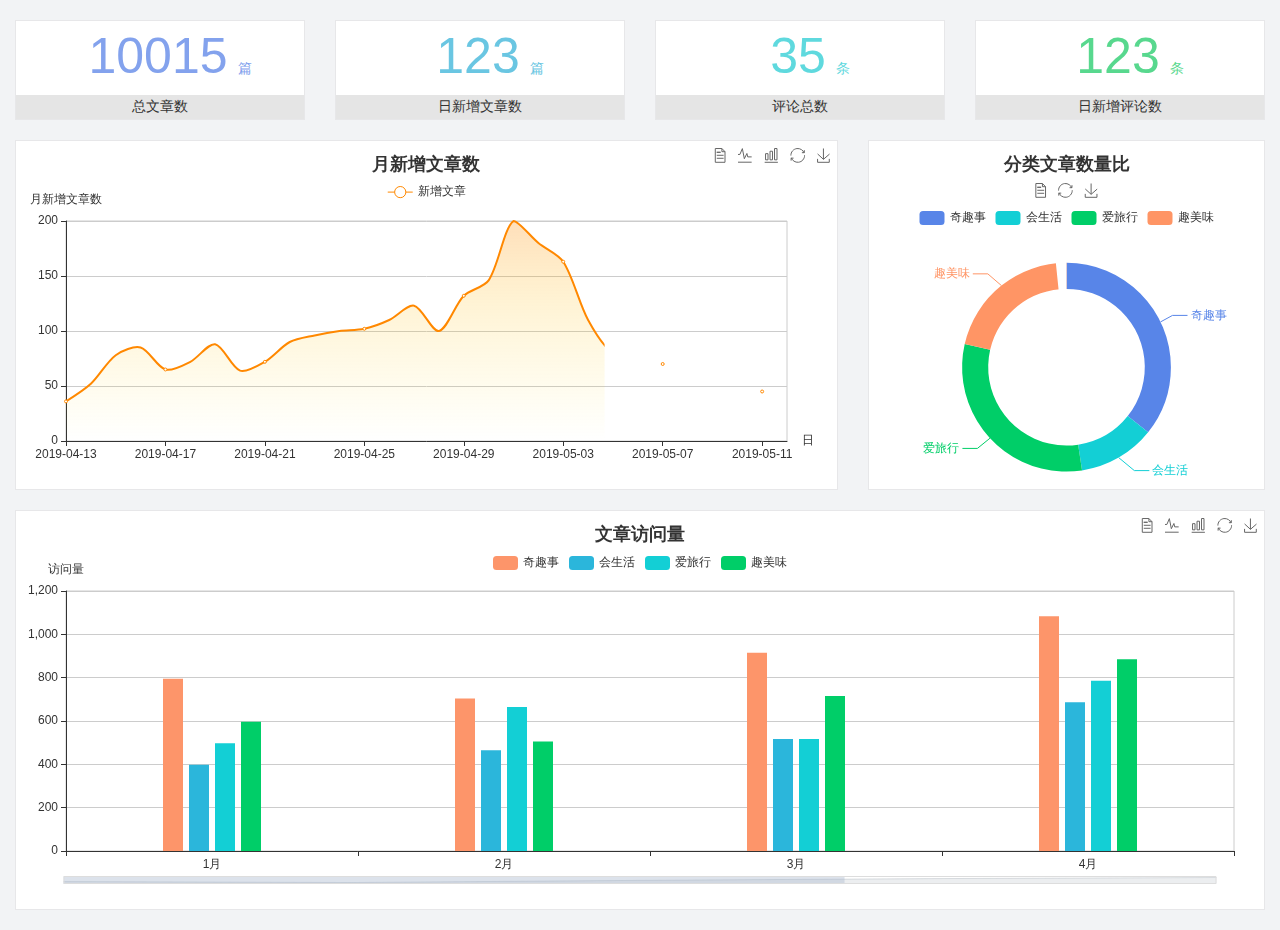
<file: home/dashboard.html>
<!DOCTYPE html>
<html lang="en">
  <head>
    <meta charset="UTF-8" />
    <meta name="viewport" content="width=device-width, initial-scale=1.0" />
    <meta http-equiv="X-UA-Compatible" content="ie=edge" />
    <title>图表统计</title>
    <link rel="stylesheet" href="../assets/lib/bootstrap.css" />
    <link rel="stylesheet" href="../assets/lib/main.css" />
    <script src="../assets/lib/jquery.js"></script>
    <script type="text/javascript" src="../assets/lib/echarts.min.js"></script>
  </head>

  <body>
    <div class="container-fluid">
      <div class="row spannel_list">
        <div class="col-sm-3 col-xs-6">
          <div class="spannel">
            <em>10015</em><span>篇</span>
            <b>总文章数</b>
          </div>
        </div>
        <div class="col-sm-3 col-xs-6">
          <div class="spannel scolor01">
            <em>123</em><span>篇</span>
            <b>日新增文章数</b>
          </div>
        </div>
        <div class="col-sm-3 col-xs-6">
          <div class="spannel scolor02">
            <em>35</em><span>条</span>
            <b>评论总数</b>
          </div>
        </div>
        <div class="col-sm-3 col-xs-6">
          <div class="spannel scolor03">
            <em>123</em><span>条</span>
            <b>日新增评论数</b>
          </div>
        </div>
      </div>
    </div>

    <div class="container-fluid">
      <div class="row curve-pie">
        <div class="col-lg-8 col-md-8">
          <div class="gragh_pannel" id="curve_show"></div>
        </div>
        <div class="col-lg-4 col-md-4">
          <div class="gragh_pannel" id="pie_show"></div>
        </div>
      </div>
    </div>

    <div class="container-fluid">
      <div class="column_pannel" id="column_show"></div>
    </div>

    <script>
      var oChart = echarts.init(document.getElementById("curve_show"));
      var aList_all = [
        { count: 36, date: "2019-04-13" },
        { count: 52, date: "2019-04-14" },
        { count: 78, date: "2019-04-15" },
        { count: 85, date: "2019-04-16" },
        { count: 65, date: "2019-04-17" },
        { count: 72, date: "2019-04-18" },
        { count: 88, date: "2019-04-19" },
        { count: 64, date: "2019-04-20" },
        { count: 72, date: "2019-04-21" },
        { count: 90, date: "2019-04-22" },
        { count: 96, date: "2019-04-23" },
        { count: 100, date: "2019-04-24" },
        { count: 102, date: "2019-04-25" },
        { count: 110, date: "2019-04-26" },
        { count: 123, date: "2019-04-27" },
        { count: 100, date: "2019-04-28" },
        { count: 132, date: "2019-04-29" },
        { count: 146, date: "2019-04-30" },
        { count: 200, date: "2019-05-01" },
        { count: 180, date: "2019-05-02" },
        { count: 163, date: "2019-05-03" },
        { count: 110, date: "2019-05-04" },
        { count: 80, date: "2019-05-05" },
        { count: 82, date: "2019-05-06" },
        { count: 70, date: "2019-05-07" },
        { count: 65, date: "2019-05-08" },
        { count: 54, date: "2019-05-09" },
        { count: 40, date: "2019-05-10" },
        { count: 45, date: "2019-05-11" },
        { count: 38, date: "2019-05-12" },
      ];

      let aCount = [];
      let aDate = [];

      for (var i = 0; i < aList_all.length; i++) {
        aCount.push(aList_all[i].count);
        aDate.push(aList_all[i].date);
      }

      var chartopt = {
        title: {
          text: "月新增文章数",
          left: "center",
          top: "10",
        },
        tooltip: {
          trigger: "axis",
        },
        legend: {
          data: ["新增文章"],
          top: "40",
        },
        toolbox: {
          show: true,
          feature: {
            mark: { show: true },
            dataView: { show: true, readOnly: false },
            magicType: { show: true, type: ["line", "bar"] },
            restore: { show: true },
            saveAsImage: { show: true },
          },
        },
        calculable: true,
        xAxis: [
          {
            name: "日",
            type: "category",
            boundaryGap: false,
            data: aDate,
          },
        ],
        yAxis: [
          {
            name: "月新增文章数",
            type: "value",
          },
        ],
        series: [
          {
            name: "新增文章",
            type: "line",
            smooth: true,
            itemStyle: {
              normal: { areaStyle: { type: "default" }, color: "#f80" },
              lineStyle: { color: "#f80" },
            },
            data: aCount,
          },
        ],
        areaStyle: {
          normal: {
            color: new echarts.graphic.LinearGradient(0, 0, 0, 1, [
              {
                offset: 0,
                color: "rgba(255,136,0,0.39)",
              },
              {
                offset: 0.34,
                color: "rgba(255,180,0,0.25)",
              },
              {
                offset: 1,
                color: "rgba(255,222,0,0.00)",
              },
            ]),
          },
        },
        grid: {
          show: true,
          x: 50,
          x2: 50,
          y: 80,
          height: 220,
        },
      };

      oChart.setOption(chartopt);

      var oPie = echarts.init(document.getElementById("pie_show"));
      var oPieopt = {
        title: {
          top: 10,
          text: "分类文章数量比",
          x: "center",
        },
        tooltip: {
          trigger: "item",
          formatter: "{a} <br/>{b} : {c} ({d}%)",
        },
        color: ["#5885e8", "#13cfd5", "#00ce68", "#ff9565"],
        legend: {
          x: "center",
          top: 65,
          data: ["奇趣事", "会生活", "爱旅行", "趣美味"],
        },
        toolbox: {
          show: true,
          x: "center",
          top: 35,
          feature: {
            mark: { show: true },
            dataView: { show: true, readOnly: false },
            magicType: {
              show: true,
              type: ["pie", "funnel"],
              option: {
                funnel: {
                  x: "25%",
                  width: "50%",
                  funnelAlign: "left",
                  max: 1548,
                },
              },
            },
            restore: { show: true },
            saveAsImage: { show: true },
          },
        },
        calculable: true,
        series: [
          {
            name: "访问来源",
            type: "pie",
            radius: ["45%", "60%"],
            center: ["50%", "65%"],
            data: [
              { value: 300, name: "奇趣事" },
              { value: 100, name: "会生活" },
              { value: 260, name: "爱旅行" },
              { value: 180, name: "趣美味" },
            ],
          },
        ],
      };
      oPie.setOption(oPieopt);

      var oColumn = this.echarts.init(document.getElementById("column_show"));
      var oColumnopt = {
        title: {
          text: "文章访问量",
          left: "center",
          top: "10",
        },
        tooltip: {
          trigger: "axis",
        },
        legend: {
          data: ["奇趣事", "会生活", "爱旅行", "趣美味"],
          top: "40",
        },
        toolbox: {
          show: true,
          feature: {
            mark: { show: true },
            dataView: { show: true, readOnly: false },
            magicType: { show: true, type: ["line", "bar"] },
            restore: { show: true },
            saveAsImage: { show: true },
          },
        },
        calculable: true,
        xAxis: [
          {
            type: "category",
            data: ["1月", "2月", "3月", "4月", "5月"],
          },
        ],
        yAxis: [
          {
            name: "访问量",
            type: "value",
          },
        ],
        series: [
          {
            name: "奇趣事",
            type: "bar",
            barWidth: 20,
            itemStyle: {
              normal: { areaStyle: { type: "default" }, color: "#fd956a" },
            },
            data: [800, 708, 920, 1090, 1200],
          },
          {
            name: "会生活",
            type: "bar",
            barWidth: 20,
            itemStyle: {
              normal: { areaStyle: { type: "default" }, color: "#2bb6db" },
            },
            data: [400, 468, 520, 690, 800],
          },
          {
            name: "爱旅行",
            type: "bar",
            barWidth: 20,
            itemStyle: {
              normal: { areaStyle: { type: "default" }, color: "#13cfd5" },
            },
            data: [500, 668, 520, 790, 900],
          },
          {
            name: "趣美味",
            type: "bar",
            barWidth: 20,
            itemStyle: {
              normal: { areaStyle: { type: "default" }, color: "#00ce68" },
            },
            data: [600, 508, 720, 890, 1000],
          },
        ],
        grid: {
          show: true,
          x: 50,
          x2: 30,
          y: 80,
          height: 260,
        },
        dataZoom: [
          //给x轴设置滚动条
          {
            start: 0, //默认为0
            end: 100 - 1000 / 31, //默认为100
            type: "slider",
            show: true,
            xAxisIndex: [0],
            handleSize: 0, //滑动条的 左右2个滑动条的大小
            height: 8, //组件高度
            left: 45, //左边的距离
            right: 50, //右边的距离
            bottom: 26, //右边的距离
            handleColor: "#ddd", //h滑动图标的颜色
            handleStyle: {
              borderColor: "#cacaca",
              borderWidth: "1",
              shadowBlur: 2,
              background: "#ddd",
              shadowColor: "#ddd",
            },
          },
        ],
      };
      oColumn.setOption(oColumnopt);
    </script>
  </body>
</html>
</file>
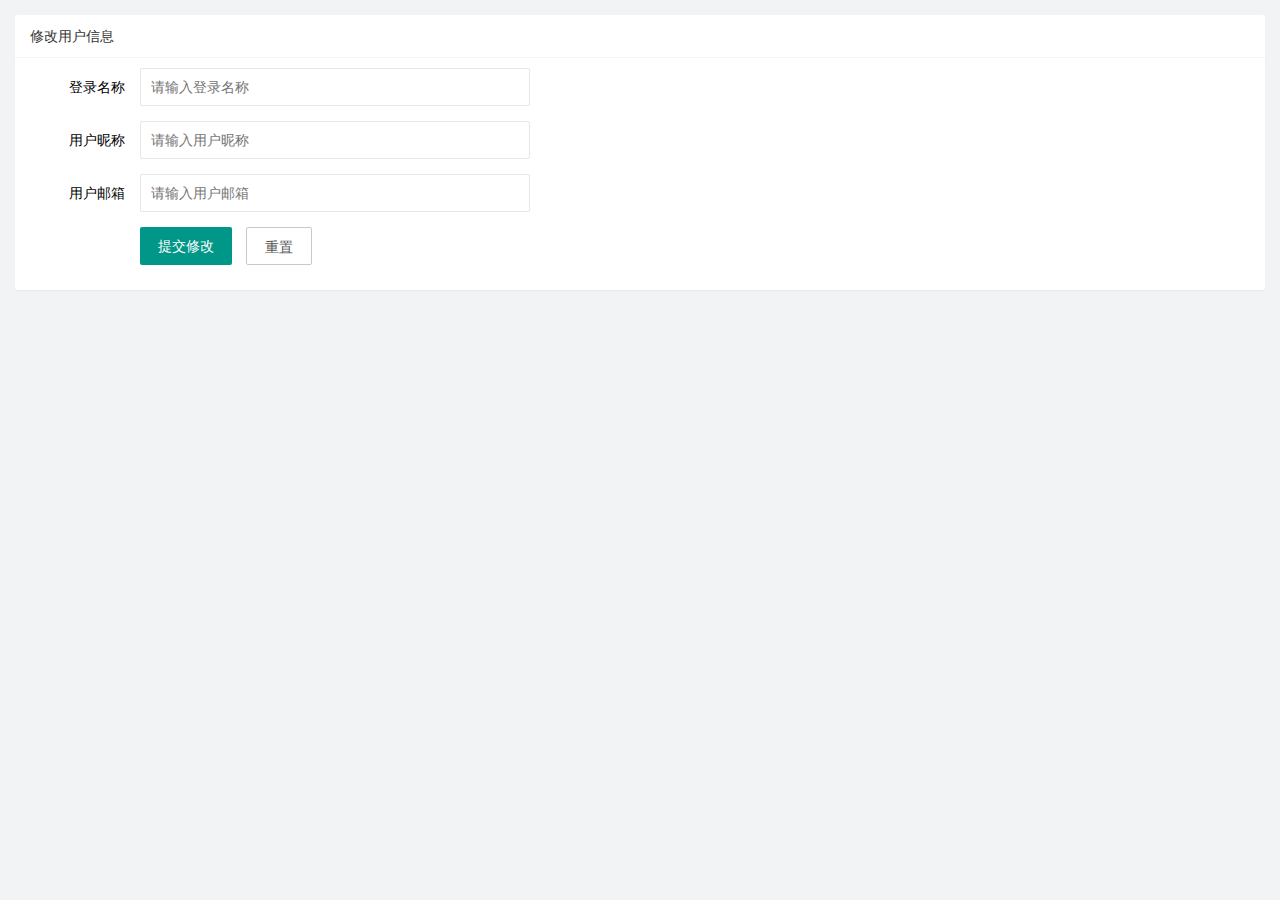
<file: user/user_info.html>
<!DOCTYPE html>
<html lang="en">
  <head>
    <meta charset="UTF-8" />
    <meta http-equiv="X-UA-Compatible" content="IE=edge" />
    <meta name="viewport" content="width=device-width, initial-scale=1.0" />
    <title>个人信息</title>
    <!-- 导入组件库的样式 -->
    <link rel="stylesheet" href="../assets/lib/layui/css/layui.css" />
    <!-- 导入自己的样式 -->
    <link rel="stylesheet" href="../assets/css/user_info.css" />
  </head>
  <body>
    <div class="layui-card">
      <div class="layui-card-header">修改用户信息</div>
      <div class="layui-card-body">
        <!-- 表单区域 -->
        <form class="layui-form" action="" lay-filter="formUserInfo">
        <!-- 隐藏域 -->
        <input type="hidden" name="id" id="inputid
        " class="form-control" value="">
        
          <div class="layui-form-item">
          <label class="layui-form-label">登录名称</label>
          <div class="layui-input-block">
            <!-- 用户信息 -->
            <input type="text" name="username" required  lay-verify="required" placeholder="请输入登录名称" autocomplete="off" class="layui-input" readonly>
          </div>
      </div>
      <div class="layui-form-item">
        <label class="layui-form-label">用户昵称</label>
        <div class="layui-input-block">
             <!-- 用户信息 -->
          <input type="text" name="nickname" required  lay-verify="required|nickname" placeholder="请输入用户昵称" autocomplete="off" class="layui-input">
        </div>
    </div>
    <div class="layui-form-item">
      <label class="layui-form-label">用户邮箱</label>
      <div class="layui-input-block">
           <!-- 用户信息 -->
        <input type="text" name="email" required  lay-verify="required|email" placeholder="请输入用户邮箱" autocomplete="off" class="layui-input">
      </div>
  </div>
  <div class="layui-form-item">
    <div class="layui-input-block">
      <button class="layui-btn" lay-submit lay-filter="formDemo">提交修改</button>
      <button type="reset" class="layui-btn layui-btn-primary" id="btnRset">重置</button>
    </div>
  </div>
    </form>
    </div>
    <!-- 导入组件库js -->
<script src="../assets/lib/layui/layui.all.js"></script>
<!-- 导入 jQuery -->
<script src="../assets/lib/jquery.js"></script>
<!-- 导入自己封装的 baseAPI,自动拼接请求的根路径 -->
<script src="../assets/js/baseapi.js"></script>
<script src="../assets/js/user.js"></script>
  </body>
</html>
</file>
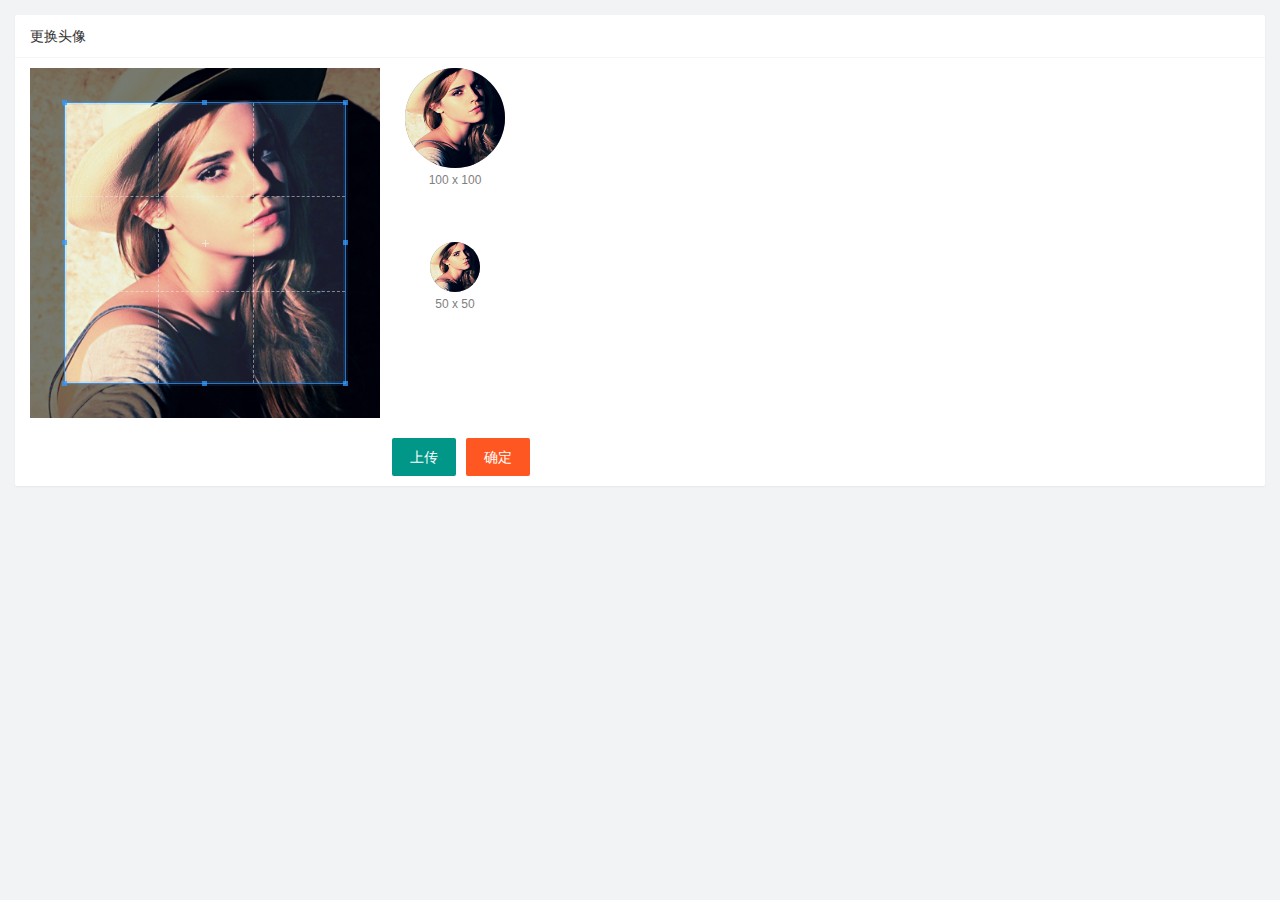
<file: user/user_pic.html>
<!DOCTYPE html>
<html lang="en">
  <head>
    <meta charset="UTF-8" />
    <meta http-equiv="X-UA-Compatible" content="IE=edge" />
    <meta name="viewport" content="width=device-width, initial-scale=1.0" />
    <title>Document</title>
    <!-- 导入组件库的样式 -->
    <link rel="stylesheet" href="../assets/lib/layui/css/layui.css" />
    <link rel="stylesheet" href="../assets/lib/cropper/cropper.css" />
    <!-- 导入自己的样式 -->
    <link rel="stylesheet" href="../assets/css/user_pic.css" />
  </head>
  <body>
    <div class="layui-card">
      <div class="layui-card-header">更换头像</div>
      <div class="layui-card-body">
        <!-- 第一行的图片裁剪和预览区域 -->
        <div class="row1">
          <!-- 图片裁剪区域 -->
          <div class="cropper-box">
            <!-- 这个 img 标签很重要，将来会把它初始化为裁剪区域 -->
            <img id="image" src="../assets/images/sample.jpg" />
          </div>
          <!-- 图片的预览区域 -->
          <div class="preview-box">
            <div>
              <!-- 宽高为 100px 的预览区域 -->
              <div class="img-preview w100"></div>
              <p class="size">100 x 100</p>
            </div>
            <div>
              <!-- 宽高为 50px 的预览区域 -->
              <div class="img-preview w50"></div>
              <p class="size">50 x 50</p>
            </div>
          </div>
        </div>

        <!-- 第二行的按钮区域 -->
        <div class="row2">
          <!-- accept指定文件上传类型 -->
          <input type="file" id="file" accept="image/png,image/jpeg" />
          <button type="button" class="layui-btn" id="btnChooseImage">
            上传
          </button>
          <button
            type="button"
            class="layui-btn layui-btn-danger"
            id="btnUpload"
          >
            确定
          </button>
        </div>
      </div>
    </div>
  </body>
  <!-- 导入组件库js -->
  <script src="../assets/lib/layui/layui.all.js"></script>
  <!-- 导入 jQuery -->
  <script src="../assets/lib/jquery.js"></script>
  <script src="../assets/lib/jquery.js"></script>
  <script src="../assets/lib/cropper/Cropper.js"></script>
  <script src="../assets/lib/cropper/jquery-cropper.js"></script>
  <!-- 导入自己封装的 baseAPI,自动拼接请求的根路径 -->
  <script src="../assets/js/baseapi.js"></script>
  <script src="../assets/js/user_pic.js"></script>
</html>
</file>
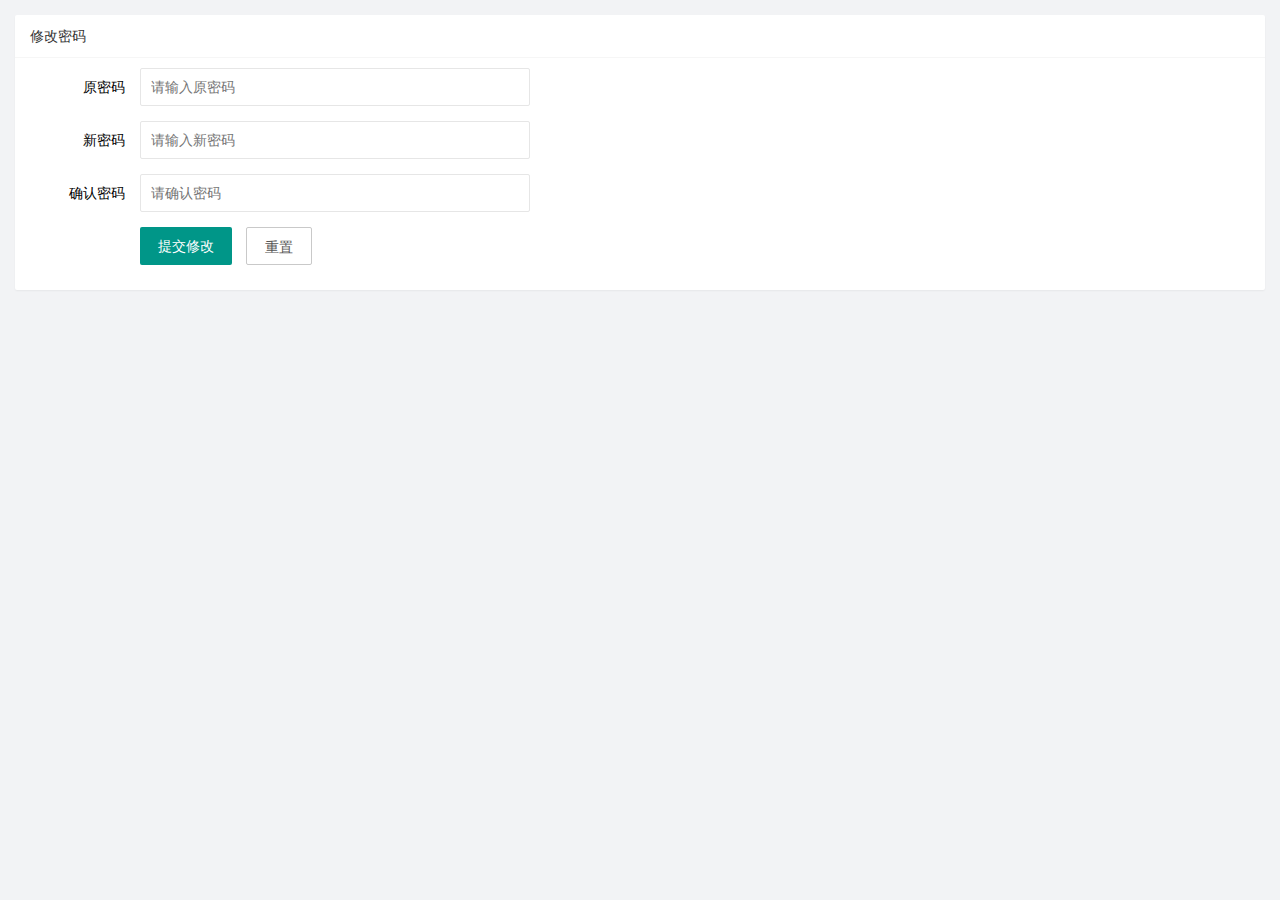
<file: user/user_pwd.html>
<!DOCTYPE html>
<html lang="en">
  <head>
    <meta charset="UTF-8" />
    <meta http-equiv="X-UA-Compatible" content="IE=edge" />
    <meta name="viewport" content="width=device-width, initial-scale=1.0" />
    <title>Document</title>
    <!-- 导入组件库的样式 -->
    <link rel="stylesheet" href="../assets/lib/layui/css/layui.css" />
    <!-- 导入自己的样式 -->
    <link rel="stylesheet" href="../assets/css/user_pwd.css" />
  </head>
  <body>
    <div class="layui-card">
      <div class="layui-card-header">修改密码</div>
      <div class="layui-card-body">
        <!-- 表单区域 -->
        <form class="layui-form">
          <!-- 隐藏域 -->

          <div class="layui-form-item">
            <label class="layui-form-label">原密码</label>
            <div class="layui-input-block">
              <!-- 用户信息 -->
              <input
                type="password"
                name="oldPwd"
                required
                lay-verify="require|pwd"
                placeholder="请输入原密码"
                autocomplete="off"
                class="layui-input"
              />
            </div>
          </div>
          <div class="layui-form-item">
            <label class="layui-form-label">新密码</label>
            <div class="layui-input-block">
              <!-- 用户信息 -->
              <input
                type="password"
                name="newPwd"
                required
                lay-verify="required|pwd|samePwd"
                placeholder="请输入新密码"
                autocomplete="off"
                class="layui-input"
              />
            </div>
          </div>
          <div class="layui-form-item">
            <label class="layui-form-label">确认密码</label>
            <div class="layui-input-block">
              <!-- 用户信息 -->
              <input
                type="password"
                name="rePwd"
                required
                lay-verify="required|pwd|rePwd"
                placeholder="请确认密码"
                autocomplete="off"
                class="layui-input"
              />
            </div>
          </div>
          <div class="layui-form-item">
            <div class="layui-input-block">
              <button class="layui-btn" lay-submit lay-filter="formDemo">
                提交修改
              </button>
              <button
                type="reset"
                class="layui-btn layui-btn-primary"
                id="btnRset"
              >
                重置
              </button>
            </div>
          </div>
        </form>
      </div>
    </div>
    <!-- 导入组件库js -->
    <script src="../assets/lib/layui/layui.all.js"></script>
    <!-- 导入 jQuery -->
    <script src="../assets/lib/jquery.js"></script>
    <!-- 导入自己封装的 baseAPI,自动拼接请求的根路径 -->
    <script src="../assets/js/baseapi.js"></script>
    <script src="../assets/js/user_pwd.js"></script>
  </body>
</html>
</file>
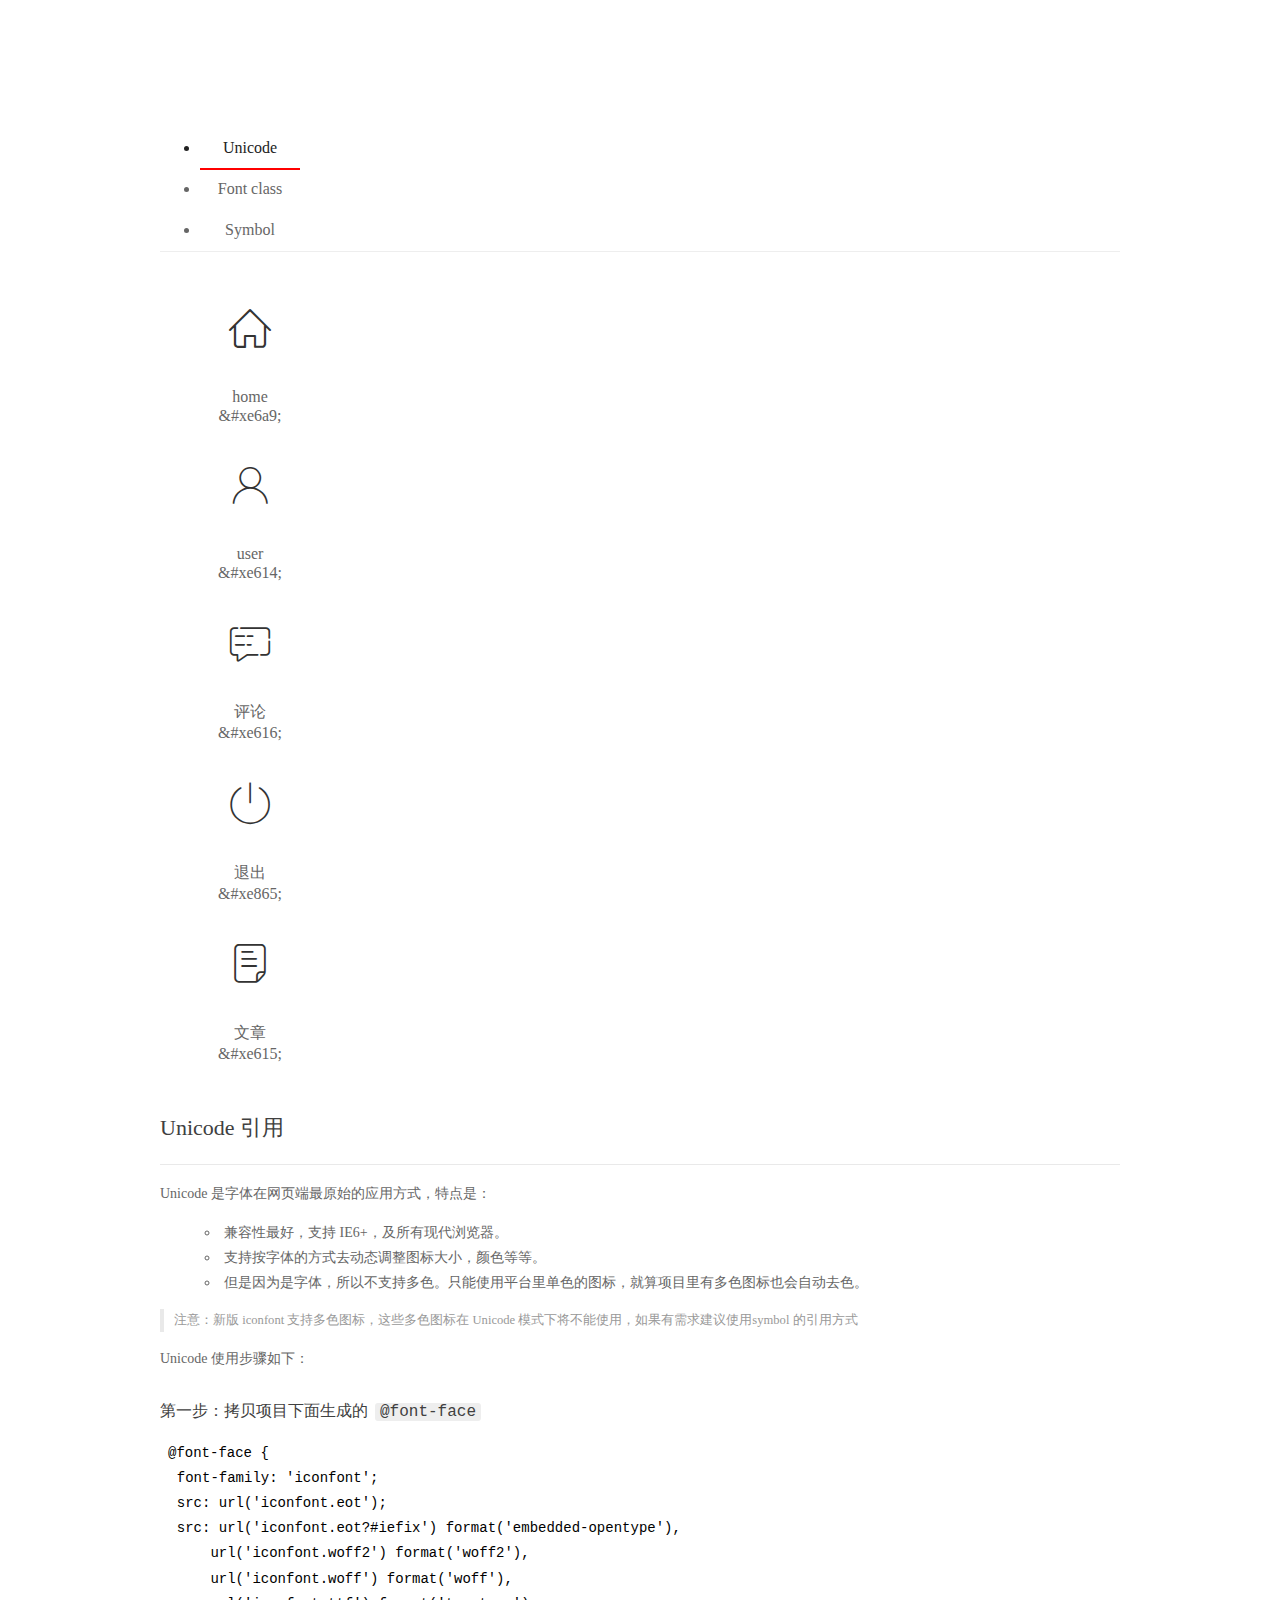
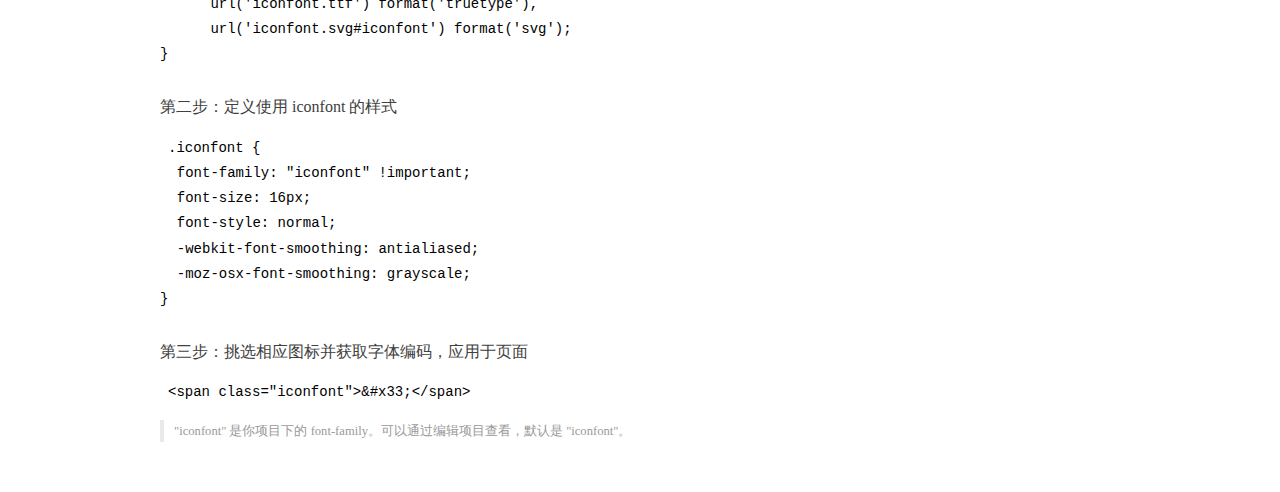
<file: assets/fonts/demo_index.html>
<!DOCTYPE html>
<html>
<head>
  <meta charset="utf-8"/>
  <title>IconFont Demo</title>
  <link rel="shortcut icon" href="https://gtms04.alicdn.com/tps/i4/TB1_oz6GVXXXXaFXpXXJDFnIXXX-64-64.ico" type="image/x-icon"/>
  <link rel="stylesheet" href="https://g.alicdn.com/thx/cube/1.3.2/cube.min.css">
  <link rel="stylesheet" href="demo.css">
  <link rel="stylesheet" href="iconfont.css">
  <script src="iconfont.js"></script>
  <!-- jQuery -->
  <script src="https://a1.alicdn.com/oss/uploads/2018/12/26/7bfddb60-08e8-11e9-9b04-53e73bb6408b.js"></script>
  <!-- 代码高亮 -->
  <script src="https://a1.alicdn.com/oss/uploads/2018/12/26/a3f714d0-08e6-11e9-8a15-ebf944d7534c.js"></script>
</head>
<body>
  <div class="main">
    <h1 class="logo"><a href="https://www.iconfont.cn/" title="iconfont 首页" target="_blank">&#xe86b;</a></h1>
    <div class="nav-tabs">
      <ul id="tabs" class="dib-box">
        <li class="dib active"><span>Unicode</span></li>
        <li class="dib"><span>Font class</span></li>
        <li class="dib"><span>Symbol</span></li>
      </ul>
      
    </div>
    <div class="tab-container">
      <div class="content unicode" style="display: block;">
          <ul class="icon_lists dib-box">
          
            <li class="dib">
              <span class="icon iconfont">&#xe6a9;</span>
                <div class="name">home</div>
                <div class="code-name">&amp;#xe6a9;</div>
              </li>
          
            <li class="dib">
              <span class="icon iconfont">&#xe614;</span>
                <div class="name">user</div>
                <div class="code-name">&amp;#xe614;</div>
              </li>
          
            <li class="dib">
              <span class="icon iconfont">&#xe616;</span>
                <div class="name">评论</div>
                <div class="code-name">&amp;#xe616;</div>
              </li>
          
            <li class="dib">
              <span class="icon iconfont">&#xe865;</span>
                <div class="name">退出</div>
                <div class="code-name">&amp;#xe865;</div>
              </li>
          
            <li class="dib">
              <span class="icon iconfont">&#xe615;</span>
                <div class="name">文章</div>
                <div class="code-name">&amp;#xe615;</div>
              </li>
          
          </ul>
          <div class="article markdown">
          <h2 id="unicode-">Unicode 引用</h2>
          <hr>

          <p>Unicode 是字体在网页端最原始的应用方式，特点是：</p>
          <ul>
            <li>兼容性最好，支持 IE6+，及所有现代浏览器。</li>
            <li>支持按字体的方式去动态调整图标大小，颜色等等。</li>
            <li>但是因为是字体，所以不支持多色。只能使用平台里单色的图标，就算项目里有多色图标也会自动去色。</li>
          </ul>
          <blockquote>
            <p>注意：新版 iconfont 支持多色图标，这些多色图标在 Unicode 模式下将不能使用，如果有需求建议使用symbol 的引用方式</p>
          </blockquote>
          <p>Unicode 使用步骤如下：</p>
          <h3 id="-font-face">第一步：拷贝项目下面生成的 <code>@font-face</code></h3>
<pre><code class="language-css"
>@font-face {
  font-family: 'iconfont';
  src: url('iconfont.eot');
  src: url('iconfont.eot?#iefix') format('embedded-opentype'),
      url('iconfont.woff2') format('woff2'),
      url('iconfont.woff') format('woff'),
      url('iconfont.ttf') format('truetype'),
      url('iconfont.svg#iconfont') format('svg');
}
</code></pre>
          <h3 id="-iconfont-">第二步：定义使用 iconfont 的样式</h3>
<pre><code class="language-css"
>.iconfont {
  font-family: "iconfont" !important;
  font-size: 16px;
  font-style: normal;
  -webkit-font-smoothing: antialiased;
  -moz-osx-font-smoothing: grayscale;
}
</code></pre>
          <h3 id="-">第三步：挑选相应图标并获取字体编码，应用于页面</h3>
<pre>
<code class="language-html"
>&lt;span class="iconfont"&gt;&amp;#x33;&lt;/span&gt;
</code></pre>
          <blockquote>
            <p>"iconfont" 是你项目下的 font-family。可以通过编辑项目查看，默认是 "iconfont"。</p>
          </blockquote>
          </div>
      </div>
      <div class="content font-class">
        <ul class="icon_lists dib-box">
          
          <li class="dib">
            <span class="icon iconfont icon-home"></span>
            <div class="name">
              home
            </div>
            <div class="code-name">.icon-home
            </div>
          </li>
          
          <li class="dib">
            <span class="icon iconfont icon-user"></span>
            <div class="name">
              user
            </div>
            <div class="code-name">.icon-user
            </div>
          </li>
          
          <li class="dib">
            <span class="icon iconfont icon-pinglun"></span>
            <div class="name">
              评论
            </div>
            <div class="code-name">.icon-pinglun
            </div>
          </li>
          
          <li class="dib">
            <span class="icon iconfont icon-tuichu"></span>
            <div class="name">
              退出
            </div>
            <div class="code-name">.icon-tuichu
            </div>
          </li>
          
          <li class="dib">
            <span class="icon iconfont icon-16"></span>
            <div class="name">
              文章
            </div>
            <div class="code-name">.icon-16
            </div>
          </li>
          
        </ul>
        <div class="article markdown">
        <h2 id="font-class-">font-class 引用</h2>
        <hr>

        <p>font-class 是 Unicode 使用方式的一种变种，主要是解决 Unicode 书写不直观，语意不明确的问题。</p>
        <p>与 Unicode 使用方式相比，具有如下特点：</p>
        <ul>
          <li>兼容性良好，支持 IE8+，及所有现代浏览器。</li>
          <li>相比于 Unicode 语意明确，书写更直观。可以很容易分辨这个 icon 是什么。</li>
          <li>因为使用 class 来定义图标，所以当要替换图标时，只需要修改 class 里面的 Unicode 引用。</li>
          <li>不过因为本质上还是使用的字体，所以多色图标还是不支持的。</li>
        </ul>
        <p>使用步骤如下：</p>
        <h3 id="-fontclass-">第一步：引入项目下面生成的 fontclass 代码：</h3>
<pre><code class="language-html">&lt;link rel="stylesheet" href="./iconfont.css"&gt;
</code></pre>
        <h3 id="-">第二步：挑选相应图标并获取类名，应用于页面：</h3>
<pre><code class="language-html">&lt;span class="iconfont icon-xxx"&gt;&lt;/span&gt;
</code></pre>
        <blockquote>
          <p>"
            iconfont" 是你项目下的 font-family。可以通过编辑项目查看，默认是 "iconfont"。</p>
        </blockquote>
      </div>
      </div>
      <div class="content symbol">
          <ul class="icon_lists dib-box">
          
            <li class="dib">
                <svg class="icon svg-icon" aria-hidden="true">
                  <use xlink:href="#icon-home"></use>
                </svg>
                <div class="name">home</div>
                <div class="code-name">#icon-home</div>
            </li>
          
            <li class="dib">
                <svg class="icon svg-icon" aria-hidden="true">
                  <use xlink:href="#icon-user"></use>
                </svg>
                <div class="name">user</div>
                <div class="code-name">#icon-user</div>
            </li>
          
            <li class="dib">
                <svg class="icon svg-icon" aria-hidden="true">
                  <use xlink:href="#icon-pinglun"></use>
                </svg>
                <div class="name">评论</div>
                <div class="code-name">#icon-pinglun</div>
            </li>
          
            <li class="dib">
                <svg class="icon svg-icon" aria-hidden="true">
                  <use xlink:href="#icon-tuichu"></use>
                </svg>
                <div class="name">退出</div>
                <div class="code-name">#icon-tuichu</div>
            </li>
          
            <li class="dib">
                <svg class="icon svg-icon" aria-hidden="true">
                  <use xlink:href="#icon-16"></use>
                </svg>
                <div class="name">文章</div>
                <div class="code-name">#icon-16</div>
            </li>
          
          </ul>
          <div class="article markdown">
          <h2 id="symbol-">Symbol 引用</h2>
          <hr>

          <p>这是一种全新的使用方式，应该说这才是未来的主流，也是平台目前推荐的用法。相关介绍可以参考这篇<a href="">文章</a>
            这种用法其实是做了一个 SVG 的集合，与另外两种相比具有如下特点：</p>
          <ul>
            <li>支持多色图标了，不再受单色限制。</li>
            <li>通过一些技巧，支持像字体那样，通过 <code>font-size</code>, <code>color</code> 来调整样式。</li>
            <li>兼容性较差，支持 IE9+，及现代浏览器。</li>
            <li>浏览器渲染 SVG 的性能一般，还不如 png。</li>
          </ul>
          <p>使用步骤如下：</p>
          <h3 id="-symbol-">第一步：引入项目下面生成的 symbol 代码：</h3>
<pre><code class="language-html">&lt;script src="./iconfont.js"&gt;&lt;/script&gt;
</code></pre>
          <h3 id="-css-">第二步：加入通用 CSS 代码（引入一次就行）：</h3>
<pre><code class="language-html">&lt;style&gt;
.icon {
  width: 1em;
  height: 1em;
  vertical-align: -0.15em;
  fill: currentColor;
  overflow: hidden;
}
&lt;/style&gt;
</code></pre>
          <h3 id="-">第三步：挑选相应图标并获取类名，应用于页面：</h3>
<pre><code class="language-html">&lt;svg class="icon" aria-hidden="true"&gt;
  &lt;use xlink:href="#icon-xxx"&gt;&lt;/use&gt;
&lt;/svg&gt;
</code></pre>
          </div>
      </div>

    </div>
  </div>
  <script>
  $(document).ready(function () {
      $('.tab-container .content:first').show()

      $('#tabs li').click(function (e) {
        var tabContent = $('.tab-container .content')
        var index = $(this).index()

        if ($(this).hasClass('active')) {
          return
        } else {
          $('#tabs li').removeClass('active')
          $(this).addClass('active')

          tabContent.hide().eq(index).fadeIn()
        }
      })
    })
  </script>
</body>
</html>
</file>
<file: assets/lib/main.css>
body{
    font-family:'MicroSoft YaHei';
    background-color: #f2f3f5;
}
.main_wrap{
    position:fixed;
    width:100%;
    height:100%;
    left:0px;
    top:0px;
    background:url('../images/login_bg.jpg'); 
    background-size:100% 100%; 
  }
.header{
    width:1200px;
    overflow: hidden;
    margin:20px auto 0;
}
.heade .logo{
    float: left;
}
.header .copyright{
    float:right;
    font-size:12px;
    color:#fff;
    text-align:right;
    line-height:20px;
    margin-top:10px;
}
.login_form_con{
    position:absolute;
    left:50%;
    top:50%;
    margin-left:-200px;
    margin-top:-155px;
    width:400px;
    height:310px;
    background-color: #edeff0;
}

.login_form{
    position: relative;
}

.login_form .icon-user{
    position:absolute;
    font-size:16px;
    color:#999;
    left:46px;
    top:12px;
}
.login_form .icon-key{
    position:absolute;
    font-size:18px;
    color:#999;
    left:46px;
    top:78px;
}
.login_title{
    height:60px;
    background:url('../images/login_title.png') center center no-repeat #fff;
}
.input_txt,.input_pass,.input_sub{
    display:block;
    width:334px;
    height:37px;
    padding:0px;
    text-indent:40px;
    border:1px solid #ddd;
    margin:27px auto 0;
    outline:none;
}
.input_sub{
    margin-top:40px;
    height:42px;
    background-color: #19b9e7;
    text-indent:0px;
    font-size:18px;
    color:#fff;
    cursor: pointer;
}
.input_sub:hover{
    background-color: #08a0cc;
}

.sider{
    position:fixed;
    left:0;
    top:0;
    bottom:0;
    width:210px;
    background-color: #323745;
}
.sider .logo{
    display:block;
    height:56px;
    background-color: #242732;
    overflow: hidden;
}
.sider .logo img{
    display:block;
    margin:6px auto 0;
}
.user_info{
    height:79px;
    border-bottom:1px solid #5a5e6b;
}

.user_info img{
    float: left;
    width:40px;
    height:40px;
    border-radius:20px;
    margin:19px 0 0 30px;
}
.user_info span{
    float: left;
    width:120px;
    font-size:12px;
    color:#fff;
    margin:23px 0 0 20px;
}
.user_info b{
    float: left;
    width: 120px;
    font-weight:normal;
    font-size:12px;
    color:#adafb5;
    margin:2px 0 0 20px;
}

.menu .level01{
    height:50px;
    line-height:50px;
}
.menu .level01 a{
    display:block;
    height:50px;
    font-size:12px;
    color:#adafb5;
    overflow: hidden;
}
.menu .level01.active a{
    background-color: #1378f0;
    color:#fff;
}
.menu .level01.active i{
    color:#fff;
}

.menu .level01 a:hover{
    background-color: #1378f0;
    color:#fff;
}
.menu .level01 a:hover i{
    color:#fff;
}
.menu .level01 i{
    color:#61646f;
    font-size:22px;
    float: left;
    margin-left:26px;
}
.menu .level01 span{
    float: left;
    margin-left:10px;
}
.menu .level01 b{
    float: right;
    margin-right:20px;
    font-weight:normal;
    transform:rotate(90deg);
    transition:all 500ms ease;
}

.menu .level01 .rotate0{
    transform:rotate(0deg);
}

.menu .level02{
    background: #242732;
    display:none;
}


.menu .level02 li{
    height:40px;
    line-height:40px;
}
.menu .level02 li a{
    display:block;
    height:40px;
    font-size:12px;
    color:#adafb5;
    overflow: hidden;
}

.menu .level02 li a:hover{
    background-color: #1378f0;
    color:#fff;
}

.menu .level02 li i{
    font-size:12px;
    float: left;
    margin-left:60px;
}
.menu .level02 li span{
    font-size:12px;
    float: left;
    margin-left:5px;
}

.menu .level02 .active a{
    color:#ffae00;
}

.header_bar{
    position:fixed;
    left:210px;
    right:0;
    top:0;
    height:56px;
    background-color: #fff;
}

.main{
    position:fixed;
    left:210px;
    top:56px;
    right:0;
    bottom:0;
    background-color: #f2f3f5;
}

.search_form{
    width:218px;
    height:33px;
    border:1px solid #ddd;
    background-color: #f2f3f5;
    border-radius:16px;
    float: left;
    margin:12px 0 0 27px;
}

.search_form input{
    padding:0px;
    margin:0px;
    border:0px;
    float: left;
    background-color: #f2f3f5;
    font-size:12px;
    width:175px;
    height:31px;
    margin-left:12px;
    outline:none;
   
}

.search_form .icon-search{
    line-height:33px;
    cursor: pointer;
    font-size:18px;
    color:#abaebb;
}
.user_center_link{
    float:right;

}
.user_center_link a{
    line-height:56px;
    font-size:12px;
    color:#999;
    margin-right:15px;
}
.user_center_link a:hover{
    color:#ffae00
}

.user_center_link img{
    width:42px;
    height:42px;
    border-radius:32px;
    margin-right:10px;
}

.spannel_list{
    margin-top:20px;
}

.spannel{
	height:100px;
	overflow:hidden;
	text-align:center;
    position:relative;
    background-color: #fff;
    border:1px solid #e7e7e9;
    margin-bottom:20px;
}

.spannel em{
    font-style:normal;
	font-size:50px;
	line-height:50px;
	display:inline-block;
	margin:10px 0 0 20px;
	font-family:'Arial';
	color:#83a2ed;
}

.spannel span{
	font-size:14px;
	display:inline-block;
	color:#83a2ed;
	margin-left:10px;
}

.spannel b{
	position:absolute;
	left:0;
	bottom:0;
	width:100%;
	line-height:24px;
	background:#e5e5e5;
	color:#333;
	font-size:14px;
	font-weight:normal;
}

.scolor01 em,.scolor01 span{
	color:#6ac6e2;
}

.scolor02 em,.scolor02 span{
	color:#5fd9de;
}

.scolor03 em,.scolor03 span{
	color:#58d88e;
}


.gragh_pannel{
    height:350px;
    border:1px solid #e7e7e9;
    background-color: #fff!important; 
    margin-bottom:20px;  
}

.column_pannel{
    margin-bottom:20px;
    height:400px;
    border:1px solid #e7e7e9;
    background-color: #fff!important;   
}

.common_title{
    line-height:42px;
    background-color: #fbfbfb;
    border:1px solid #e7e7e9;
    margin-top:20px;
    text-indent: 15px;
    font-size:14px;
    color:#333;
}

.common_con{
    border:1px solid #e7e7e9;
    border-top:0px;
    background-color: #fff;
    padding-bottom:20px;
    margin-bottom:20px;
}
.opt_btns{
    margin-top:20px;
}

.mp20{
    margin-top:20px;
}

.pagination{   
   margin:0;
}

.article_form{
    margin-top:20px;
}

.form-group{
    margin-bottom:25px;
}

.form-group label{
    font-weight:normal;
    color:#666;
}

.icon-icondate{
    line-height:16px;
}

.user_pic{
    width:100px;
    height:100px;
    margin-bottom:10px;
}

.article_cover{
    width:200px;
    height:200px;
    margin-bottom:10px;
}
</file>
<file: assets/lib/layui/css/layui.css>
/** layui-v2.5.5 MIT License By https://www.layui.com */
 .layui-inline,img{display:inline-block;vertical-align:middle}h1,h2,h3,h4,h5,h6{font-weight:400}.layui-edge,.layui-header,.layui-inline,.layui-main{position:relative}.layui-body,.layui-edge,.layui-elip{overflow:hidden}.layui-btn,.layui-edge,.layui-inline,img{vertical-align:middle}.layui-btn,.layui-disabled,.layui-icon,.layui-unselect{-moz-user-select:none;-webkit-user-select:none;-ms-user-select:none}.layui-elip,.layui-form-checkbox span,.layui-form-pane .layui-form-label{text-overflow:ellipsis;white-space:nowrap}.layui-breadcrumb,.layui-tree-btnGroup{visibility:hidden}blockquote,body,button,dd,div,dl,dt,form,h1,h2,h3,h4,h5,h6,input,li,ol,p,pre,td,textarea,th,ul{margin:0;padding:0;-webkit-tap-highlight-color:rgba(0,0,0,0)}a:active,a:hover{outline:0}img{border:none}li{list-style:none}table{border-collapse:collapse;border-spacing:0}h4,h5,h6{font-size:100%}button,input,optgroup,option,select,textarea{font-family:inherit;font-size:inherit;font-style:inherit;font-weight:inherit;outline:0}pre{white-space:pre-wrap;white-space:-moz-pre-wrap;white-space:-pre-wrap;white-space:-o-pre-wrap;word-wrap:break-word}body{line-height:24px;font:14px Helvetica Neue,Helvetica,PingFang SC,Tahoma,Arial,sans-serif}hr{height:1px;margin:10px 0;border:0;clear:both}a{color:#333;text-decoration:none}a:hover{color:#777}a cite{font-style:normal;*cursor:pointer}.layui-border-box,.layui-border-box *{box-sizing:border-box}.layui-box,.layui-box *{box-sizing:content-box}.layui-clear{clear:both;*zoom:1}.layui-clear:after{content:'\20';clear:both;*zoom:1;display:block;height:0}.layui-inline{*display:inline;*zoom:1}.layui-edge{display:inline-block;width:0;height:0;border-width:6px;border-style:dashed;border-color:transparent}.layui-edge-top{top:-4px;border-bottom-color:#999;border-bottom-style:solid}.layui-edge-right{border-left-color:#999;border-left-style:solid}.layui-edge-bottom{top:2px;border-top-color:#999;border-top-style:solid}.layui-edge-left{border-right-color:#999;border-right-style:solid}.layui-disabled,.layui-disabled:hover{color:#d2d2d2!important;cursor:not-allowed!important}.layui-circle{border-radius:100%}.layui-show{display:block!important}.layui-hide{display:none!important}@font-face{font-family:layui-icon;src:url(../font/iconfont.eot?v=250);src:url(../font/iconfont.eot?v=250#iefix) format('embedded-opentype'),url(../font/iconfont.woff2?v=250) format('woff2'),url(../font/iconfont.woff?v=250) format('woff'),url(../font/iconfont.ttf?v=250) format('truetype'),url(../font/iconfont.svg?v=250#layui-icon) format('svg')}.layui-icon{font-family:layui-icon!important;font-size:16px;font-style:normal;-webkit-font-smoothing:antialiased;-moz-osx-font-smoothing:grayscale}.layui-icon-reply-fill:before{content:"\e611"}.layui-icon-set-fill:before{content:"\e614"}.layui-icon-menu-fill:before{content:"\e60f"}.layui-icon-search:before{content:"\e615"}.layui-icon-share:before{content:"\e641"}.layui-icon-set-sm:before{content:"\e620"}.layui-icon-engine:before{content:"\e628"}.layui-icon-close:before{content:"\1006"}.layui-icon-close-fill:before{content:"\1007"}.layui-icon-chart-screen:before{content:"\e629"}.layui-icon-star:before{content:"\e600"}.layui-icon-circle-dot:before{content:"\e617"}.layui-icon-chat:before{content:"\e606"}.layui-icon-release:before{content:"\e609"}.layui-icon-list:before{content:"\e60a"}.layui-icon-chart:before{content:"\e62c"}.layui-icon-ok-circle:before{content:"\1005"}.layui-icon-layim-theme:before{content:"\e61b"}.layui-icon-table:before{content:"\e62d"}.layui-icon-right:before{content:"\e602"}.layui-icon-left:before{content:"\e603"}.layui-icon-cart-simple:before{content:"\e698"}.layui-icon-face-cry:before{content:"\e69c"}.layui-icon-face-smile:before{content:"\e6af"}.layui-icon-survey:before{content:"\e6b2"}.layui-icon-tree:before{content:"\e62e"}.layui-icon-upload-circle:before{content:"\e62f"}.layui-icon-add-circle:before{content:"\e61f"}.layui-icon-download-circle:before{content:"\e601"}.layui-icon-templeate-1:before{content:"\e630"}.layui-icon-util:before{content:"\e631"}.layui-icon-face-surprised:before{content:"\e664"}.layui-icon-edit:before{content:"\e642"}.layui-icon-speaker:before{content:"\e645"}.layui-icon-down:before{content:"\e61a"}.layui-icon-file:before{content:"\e621"}.layui-icon-layouts:before{content:"\e632"}.layui-icon-rate-half:before{content:"\e6c9"}.layui-icon-add-circle-fine:before{content:"\e608"}.layui-icon-prev-circle:before{content:"\e633"}.layui-icon-read:before{content:"\e705"}.layui-icon-404:before{content:"\e61c"}.layui-icon-carousel:before{content:"\e634"}.layui-icon-help:before{content:"\e607"}.layui-icon-code-circle:before{content:"\e635"}.layui-icon-water:before{content:"\e636"}.layui-icon-username:before{content:"\e66f"}.layui-icon-find-fill:before{content:"\e670"}.layui-icon-about:before{content:"\e60b"}.layui-icon-location:before{content:"\e715"}.layui-icon-up:before{content:"\e619"}.layui-icon-pause:before{content:"\e651"}.layui-icon-date:before{content:"\e637"}.layui-icon-layim-uploadfile:before{content:"\e61d"}.layui-icon-delete:before{content:"\e640"}.layui-icon-play:before{content:"\e652"}.layui-icon-top:before{content:"\e604"}.layui-icon-friends:before{content:"\e612"}.layui-icon-refresh-3:before{content:"\e9aa"}.layui-icon-ok:before{content:"\e605"}.layui-icon-layer:before{content:"\e638"}.layui-icon-face-smile-fine:before{content:"\e60c"}.layui-icon-dollar:before{content:"\e659"}.layui-icon-group:before{content:"\e613"}.layui-icon-layim-download:before{content:"\e61e"}.layui-icon-picture-fine:before{content:"\e60d"}.layui-icon-link:before{content:"\e64c"}.layui-icon-diamond:before{content:"\e735"}.layui-icon-log:before{content:"\e60e"}.layui-icon-rate-solid:before{content:"\e67a"}.layui-icon-fonts-del:before{content:"\e64f"}.layui-icon-unlink:before{content:"\e64d"}.layui-icon-fonts-clear:before{content:"\e639"}.layui-icon-triangle-r:before{content:"\e623"}.layui-icon-circle:before{content:"\e63f"}.layui-icon-radio:before{content:"\e643"}.layui-icon-align-center:before{content:"\e647"}.layui-icon-align-right:before{content:"\e648"}.layui-icon-align-left:before{content:"\e649"}.layui-icon-loading-1:before{content:"\e63e"}.layui-icon-return:before{content:"\e65c"}.layui-icon-fonts-strong:before{content:"\e62b"}.layui-icon-upload:before{content:"\e67c"}.layui-icon-dialogue:before{content:"\e63a"}.layui-icon-video:before{content:"\e6ed"}.layui-icon-headset:before{content:"\e6fc"}.layui-icon-cellphone-fine:before{content:"\e63b"}.layui-icon-add-1:before{content:"\e654"}.layui-icon-face-smile-b:before{content:"\e650"}.layui-icon-fonts-html:before{content:"\e64b"}.layui-icon-form:before{content:"\e63c"}.layui-icon-cart:before{content:"\e657"}.layui-icon-camera-fill:before{content:"\e65d"}.layui-icon-tabs:before{content:"\e62a"}.layui-icon-fonts-code:before{content:"\e64e"}.layui-icon-fire:before{content:"\e756"}.layui-icon-set:before{content:"\e716"}.layui-icon-fonts-u:before{content:"\e646"}.layui-icon-triangle-d:before{content:"\e625"}.layui-icon-tips:before{content:"\e702"}.layui-icon-picture:before{content:"\e64a"}.layui-icon-more-vertical:before{content:"\e671"}.layui-icon-flag:before{content:"\e66c"}.layui-icon-loading:before{content:"\e63d"}.layui-icon-fonts-i:before{content:"\e644"}.layui-icon-refresh-1:before{content:"\e666"}.layui-icon-rmb:before{content:"\e65e"}.layui-icon-home:before{content:"\e68e"}.layui-icon-user:before{content:"\e770"}.layui-icon-notice:before{content:"\e667"}.layui-icon-login-weibo:before{content:"\e675"}.layui-icon-voice:before{content:"\e688"}.layui-icon-upload-drag:before{content:"\e681"}.layui-icon-login-qq:before{content:"\e676"}.layui-icon-snowflake:before{content:"\e6b1"}.layui-icon-file-b:before{content:"\e655"}.layui-icon-template:before{content:"\e663"}.layui-icon-auz:before{content:"\e672"}.layui-icon-console:before{content:"\e665"}.layui-icon-app:before{content:"\e653"}.layui-icon-prev:before{content:"\e65a"}.layui-icon-website:before{content:"\e7ae"}.layui-icon-next:before{content:"\e65b"}.layui-icon-component:before{content:"\e857"}.layui-icon-more:before{content:"\e65f"}.layui-icon-login-wechat:before{content:"\e677"}.layui-icon-shrink-right:before{content:"\e668"}.layui-icon-spread-left:before{content:"\e66b"}.layui-icon-camera:before{content:"\e660"}.layui-icon-note:before{content:"\e66e"}.layui-icon-refresh:before{content:"\e669"}.layui-icon-female:before{content:"\e661"}.layui-icon-male:before{content:"\e662"}.layui-icon-password:before{content:"\e673"}.layui-icon-senior:before{content:"\e674"}.layui-icon-theme:before{content:"\e66a"}.layui-icon-tread:before{content:"\e6c5"}.layui-icon-praise:before{content:"\e6c6"}.layui-icon-star-fill:before{content:"\e658"}.layui-icon-rate:before{content:"\e67b"}.layui-icon-template-1:before{content:"\e656"}.layui-icon-vercode:before{content:"\e679"}.layui-icon-cellphone:before{content:"\e678"}.layui-icon-screen-full:before{content:"\e622"}.layui-icon-screen-restore:before{content:"\e758"}.layui-icon-cols:before{content:"\e610"}.layui-icon-export:before{content:"\e67d"}.layui-icon-print:before{content:"\e66d"}.layui-icon-slider:before{content:"\e714"}.layui-icon-addition:before{content:"\e624"}.layui-icon-subtraction:before{content:"\e67e"}.layui-icon-service:before{content:"\e626"}.layui-icon-transfer:before{content:"\e691"}.layui-main{width:1140px;margin:0 auto}.layui-header{z-index:1000;height:60px}.layui-header a:hover{transition:all .5s;-webkit-transition:all .5s}.layui-side{position:fixed;left:0;top:0;bottom:0;z-index:999;width:200px;overflow-x:hidden}.layui-side-scroll{position:relative;width:220px;height:100%;overflow-x:hidden}.layui-body{position:absolute;left:200px;right:0;top:0;bottom:0;z-index:998;width:auto;overflow-y:auto;box-sizing:border-box}.layui-layout-body{overflow:hidden}.layui-layout-admin .layui-header{background-color:#23262E}.layui-layout-admin .layui-side{top:60px;width:200px;overflow-x:hidden}.layui-layout-admin .layui-body{position:fixed;top:60px;bottom:44px}.layui-layout-admin .layui-main{width:auto;margin:0 15px}.layui-layout-admin .layui-footer{position:fixed;left:200px;right:0;bottom:0;height:44px;line-height:44px;padding:0 15px;background-color:#eee}.layui-layout-admin .layui-logo{position:absolute;left:0;top:0;width:200px;height:100%;line-height:60px;text-align:center;color:#009688;font-size:16px}.layui-layout-admin .layui-header .layui-nav{background:0 0}.layui-layout-left{position:absolute!important;left:200px;top:0}.layui-layout-right{position:absolute!important;right:0;top:0}.layui-container{position:relative;margin:0 auto;padding:0 15px;box-sizing:border-box}.layui-fluid{position:relative;margin:0 auto;padding:0 15px}.layui-row:after,.layui-row:before{content:'';display:block;clear:both}.layui-col-lg1,.layui-col-lg10,.layui-col-lg11,.layui-col-lg12,.layui-col-lg2,.layui-col-lg3,.layui-col-lg4,.layui-col-lg5,.layui-col-lg6,.layui-col-lg7,.layui-col-lg8,.layui-col-lg9,.layui-col-md1,.layui-col-md10,.layui-col-md11,.layui-col-md12,.layui-col-md2,.layui-col-md3,.layui-col-md4,.layui-col-md5,.layui-col-md6,.layui-col-md7,.layui-col-md8,.layui-col-md9,.layui-col-sm1,.layui-col-sm10,.layui-col-sm11,.layui-col-sm12,.layui-col-sm2,.layui-col-sm3,.layui-col-sm4,.layui-col-sm5,.layui-col-sm6,.layui-col-sm7,.layui-col-sm8,.layui-col-sm9,.layui-col-xs1,.layui-col-xs10,.layui-col-xs11,.layui-col-xs12,.layui-col-xs2,.layui-col-xs3,.layui-col-xs4,.layui-col-xs5,.layui-col-xs6,.layui-col-xs7,.layui-col-xs8,.layui-col-xs9{position:relative;display:block;box-sizing:border-box}.layui-col-xs1,.layui-col-xs10,.layui-col-xs11,.layui-col-xs12,.layui-col-xs2,.layui-col-xs3,.layui-col-xs4,.layui-col-xs5,.layui-col-xs6,.layui-col-xs7,.layui-col-xs8,.layui-col-xs9{float:left}.layui-col-xs1{width:8.33333333%}.layui-col-xs2{width:16.66666667%}.layui-col-xs3{width:25%}.layui-col-xs4{width:33.33333333%}.layui-col-xs5{width:41.66666667%}.layui-col-xs6{width:50%}.layui-col-xs7{width:58.33333333%}.layui-col-xs8{width:66.66666667%}.layui-col-xs9{width:75%}.layui-col-xs10{width:83.33333333%}.layui-col-xs11{width:91.66666667%}.layui-col-xs12{width:100%}.layui-col-xs-offset1{margin-left:8.33333333%}.layui-col-xs-offset2{margin-left:16.66666667%}.layui-col-xs-offset3{margin-left:25%}.layui-col-xs-offset4{margin-left:33.33333333%}.layui-col-xs-offset5{margin-left:41.66666667%}.layui-col-xs-offset6{margin-left:50%}.layui-col-xs-offset7{margin-left:58.33333333%}.layui-col-xs-offset8{margin-left:66.66666667%}.layui-col-xs-offset9{margin-left:75%}.layui-col-xs-offset10{margin-left:83.33333333%}.layui-col-xs-offset11{margin-left:91.66666667%}.layui-col-xs-offset12{margin-left:100%}@media screen and (max-width:768px){.layui-hide-xs{display:none!important}.layui-show-xs-block{display:block!important}.layui-show-xs-inline{display:inline!important}.layui-show-xs-inline-block{display:inline-block!important}}@media screen and (min-width:768px){.layui-container{width:750px}.layui-hide-sm{display:none!important}.layui-show-sm-block{display:block!important}.layui-show-sm-inline{display:inline!important}.layui-show-sm-inline-block{display:inline-block!important}.layui-col-sm1,.layui-col-sm10,.layui-col-sm11,.layui-col-sm12,.layui-col-sm2,.layui-col-sm3,.layui-col-sm4,.layui-col-sm5,.layui-col-sm6,.layui-col-sm7,.layui-col-sm8,.layui-col-sm9{float:left}.layui-col-sm1{width:8.33333333%}.layui-col-sm2{width:16.66666667%}.layui-col-sm3{width:25%}.layui-col-sm4{width:33.33333333%}.layui-col-sm5{width:41.66666667%}.layui-col-sm6{width:50%}.layui-col-sm7{width:58.33333333%}.layui-col-sm8{width:66.66666667%}.layui-col-sm9{width:75%}.layui-col-sm10{width:83.33333333%}.layui-col-sm11{width:91.66666667%}.layui-col-sm12{width:100%}.layui-col-sm-offset1{margin-left:8.33333333%}.layui-col-sm-offset2{margin-left:16.66666667%}.layui-col-sm-offset3{margin-left:25%}.layui-col-sm-offset4{margin-left:33.33333333%}.layui-col-sm-offset5{margin-left:41.66666667%}.layui-col-sm-offset6{margin-left:50%}.layui-col-sm-offset7{margin-left:58.33333333%}.layui-col-sm-offset8{margin-left:66.66666667%}.layui-col-sm-offset9{margin-left:75%}.layui-col-sm-offset10{margin-left:83.33333333%}.layui-col-sm-offset11{margin-left:91.66666667%}.layui-col-sm-offset12{margin-left:100%}}@media screen and (min-width:992px){.layui-container{width:970px}.layui-hide-md{display:none!important}.layui-show-md-block{display:block!important}.layui-show-md-inline{display:inline!important}.layui-show-md-inline-block{display:inline-block!important}.layui-col-md1,.layui-col-md10,.layui-col-md11,.layui-col-md12,.layui-col-md2,.layui-col-md3,.layui-col-md4,.layui-col-md5,.layui-col-md6,.layui-col-md7,.layui-col-md8,.layui-col-md9{float:left}.layui-col-md1{width:8.33333333%}.layui-col-md2{width:16.66666667%}.layui-col-md3{width:25%}.layui-col-md4{width:33.33333333%}.layui-col-md5{width:41.66666667%}.layui-col-md6{width:50%}.layui-col-md7{width:58.33333333%}.layui-col-md8{width:66.66666667%}.layui-col-md9{width:75%}.layui-col-md10{width:83.33333333%}.layui-col-md11{width:91.66666667%}.layui-col-md12{width:100%}.layui-col-md-offset1{margin-left:8.33333333%}.layui-col-md-offset2{margin-left:16.66666667%}.layui-col-md-offset3{margin-left:25%}.layui-col-md-offset4{margin-left:33.33333333%}.layui-col-md-offset5{margin-left:41.66666667%}.layui-col-md-offset6{margin-left:50%}.layui-col-md-offset7{margin-left:58.33333333%}.layui-col-md-offset8{margin-left:66.66666667%}.layui-col-md-offset9{margin-left:75%}.layui-col-md-offset10{margin-left:83.33333333%}.layui-col-md-offset11{margin-left:91.66666667%}.layui-col-md-offset12{margin-left:100%}}@media screen and (min-width:1200px){.layui-container{width:1170px}.layui-hide-lg{display:none!important}.layui-show-lg-block{display:block!important}.layui-show-lg-inline{display:inline!important}.layui-show-lg-inline-block{display:inline-block!important}.layui-col-lg1,.layui-col-lg10,.layui-col-lg11,.layui-col-lg12,.layui-col-lg2,.layui-col-lg3,.layui-col-lg4,.layui-col-lg5,.layui-col-lg6,.layui-col-lg7,.layui-col-lg8,.layui-col-lg9{float:left}.layui-col-lg1{width:8.33333333%}.layui-col-lg2{width:16.66666667%}.layui-col-lg3{width:25%}.layui-col-lg4{width:33.33333333%}.layui-col-lg5{width:41.66666667%}.layui-col-lg6{width:50%}.layui-col-lg7{width:58.33333333%}.layui-col-lg8{width:66.66666667%}.layui-col-lg9{width:75%}.layui-col-lg10{width:83.33333333%}.layui-col-lg11{width:91.66666667%}.layui-col-lg12{width:100%}.layui-col-lg-offset1{margin-left:8.33333333%}.layui-col-lg-offset2{margin-left:16.66666667%}.layui-col-lg-offset3{margin-left:25%}.layui-col-lg-offset4{margin-left:33.33333333%}.layui-col-lg-offset5{margin-left:41.66666667%}.layui-col-lg-offset6{margin-left:50%}.layui-col-lg-offset7{margin-left:58.33333333%}.layui-col-lg-offset8{margin-left:66.66666667%}.layui-col-lg-offset9{margin-left:75%}.layui-col-lg-offset10{margin-left:83.33333333%}.layui-col-lg-offset11{margin-left:91.66666667%}.layui-col-lg-offset12{margin-left:100%}}.layui-col-space1{margin:-.5px}.layui-col-space1>*{padding:.5px}.layui-col-space3{margin:-1.5px}.layui-col-space3>*{padding:1.5px}.layui-col-space5{margin:-2.5px}.layui-col-space5>*{padding:2.5px}.layui-col-space8{margin:-3.5px}.layui-col-space8>*{padding:3.5px}.layui-col-space10{margin:-5px}.layui-col-space10>*{padding:5px}.layui-col-space12{margin:-6px}.layui-col-space12>*{padding:6px}.layui-col-space15{margin:-7.5px}.layui-col-space15>*{padding:7.5px}.layui-col-space18{margin:-9px}.layui-col-space18>*{padding:9px}.layui-col-space20{margin:-10px}.layui-col-space20>*{padding:10px}.layui-col-space22{margin:-11px}.layui-col-space22>*{padding:11px}.layui-col-space25{margin:-12.5px}.layui-col-space25>*{padding:12.5px}.layui-col-space30{margin:-15px}.layui-col-space30>*{padding:15px}.layui-btn,.layui-input,.layui-select,.layui-textarea,.layui-upload-button{outline:0;-webkit-appearance:none;transition:all .3s;-webkit-transition:all .3s;box-sizing:border-box}.layui-elem-quote{margin-bottom:10px;padding:15px;line-height:22px;border-left:5px solid #009688;border-radius:0 2px 2px 0;background-color:#f2f2f2}.layui-quote-nm{border-style:solid;border-width:1px 1px 1px 5px;background:0 0}.layui-elem-field{margin-bottom:10px;padding:0;border-width:1px;border-style:solid}.layui-elem-field legend{margin-left:20px;padding:0 10px;font-size:20px;font-weight:300}.layui-field-title{margin:10px 0 20px;border-width:1px 0 0}.layui-field-box{padding:10px 15px}.layui-field-title .layui-field-box{padding:10px 0}.layui-progress{position:relative;height:6px;border-radius:20px;background-color:#e2e2e2}.layui-progress-bar{position:absolute;left:0;top:0;width:0;max-width:100%;height:6px;border-radius:20px;text-align:right;background-color:#5FB878;transition:all .3s;-webkit-transition:all .3s}.layui-progress-big,.layui-progress-big .layui-progress-bar{height:18px;line-height:18px}.layui-progress-text{position:relative;top:-20px;line-height:18px;font-size:12px;color:#666}.layui-progress-big .layui-progress-text{position:static;padding:0 10px;color:#fff}.layui-collapse{border-width:1px;border-style:solid;border-radius:2px}.layui-colla-content,.layui-colla-item{border-top-width:1px;border-top-style:solid}.layui-colla-item:first-child{border-top:none}.layui-colla-title{position:relative;height:42px;line-height:42px;padding:0 15px 0 35px;color:#333;background-color:#f2f2f2;cursor:pointer;font-size:14px;overflow:hidden}.layui-colla-content{display:none;padding:10px 15px;line-height:22px;color:#666}.layui-colla-icon{position:absolute;left:15px;top:0;font-size:14px}.layui-card{margin-bottom:15px;border-radius:2px;background-color:#fff;box-shadow:0 1px 2px 0 rgba(0,0,0,.05)}.layui-card:last-child{margin-bottom:0}.layui-card-header{position:relative;height:42px;line-height:42px;padding:0 15px;border-bottom:1px solid #f6f6f6;color:#333;border-radius:2px 2px 0 0;font-size:14px}.layui-bg-black,.layui-bg-blue,.layui-bg-cyan,.layui-bg-green,.layui-bg-orange,.layui-bg-red{color:#fff!important}.layui-card-body{position:relative;padding:10px 15px;line-height:24px}.layui-card-body[pad15]{padding:15px}.layui-card-body[pad20]{padding:20px}.layui-card-body .layui-table{margin:5px 0}.layui-card .layui-tab{margin:0}.layui-panel-window{position:relative;padding:15px;border-radius:0;border-top:5px solid #E6E6E6;background-color:#fff}.layui-auxiliar-moving{position:fixed;left:0;right:0;top:0;bottom:0;width:100%;height:100%;background:0 0;z-index:9999999999}.layui-form-label,.layui-form-mid,.layui-form-select,.layui-input-block,.layui-input-inline,.layui-textarea{position:relative}.layui-bg-red{background-color:#FF5722!important}.layui-bg-orange{background-color:#FFB800!important}.layui-bg-green{background-color:#009688!important}.layui-bg-cyan{background-color:#2F4056!important}.layui-bg-blue{background-color:#1E9FFF!important}.layui-bg-black{background-color:#393D49!important}.layui-bg-gray{background-color:#eee!important;color:#666!important}.layui-badge-rim,.layui-colla-content,.layui-colla-item,.layui-collapse,.layui-elem-field,.layui-form-pane .layui-form-item[pane],.layui-form-pane .layui-form-label,.layui-input,.layui-layedit,.layui-layedit-tool,.layui-quote-nm,.layui-select,.layui-tab-bar,.layui-tab-card,.layui-tab-title,.layui-tab-title .layui-this:after,.layui-textarea{border-color:#e6e6e6}.layui-timeline-item:before,hr{background-color:#e6e6e6}.layui-text{line-height:22px;font-size:14px;color:#666}.layui-text h1,.layui-text h2,.layui-text h3{font-weight:500;color:#333}.layui-text h1{font-size:30px}.layui-text h2{font-size:24px}.layui-text h3{font-size:18px}.layui-text a:not(.layui-btn){color:#01AAED}.layui-text a:not(.layui-btn):hover{text-decoration:underline}.layui-text ul{padding:5px 0 5px 15px}.layui-text ul li{margin-top:5px;list-style-type:disc}.layui-text em,.layui-word-aux{color:#999!important;padding:0 5px!important}.layui-btn{display:inline-block;height:38px;line-height:38px;padding:0 18px;background-color:#009688;color:#fff;white-space:nowrap;text-align:center;font-size:14px;border:none;border-radius:2px;cursor:pointer}.layui-btn:hover{opacity:.8;filter:alpha(opacity=80);color:#fff}.layui-btn:active{opacity:1;filter:alpha(opacity=100)}.layui-btn+.layui-btn{margin-left:10px}.layui-btn-container{font-size:0}.layui-btn-container .layui-btn{margin-right:10px;margin-bottom:10px}.layui-btn-container .layui-btn+.layui-btn{margin-left:0}.layui-table .layui-btn-container .layui-btn{margin-bottom:9px}.layui-btn-radius{border-radius:100px}.layui-btn .layui-icon{margin-right:3px;font-size:18px;vertical-align:bottom;vertical-align:middle\9}.layui-btn-primary{border:1px solid #C9C9C9;background-color:#fff;color:#555}.layui-btn-primary:hover{border-color:#009688;color:#333}.layui-btn-normal{background-color:#1E9FFF}.layui-btn-warm{background-color:#FFB800}.layui-btn-danger{background-color:#FF5722}.layui-btn-checked{background-color:#5FB878}.layui-btn-disabled,.layui-btn-disabled:active,.layui-btn-disabled:hover{border:1px solid #e6e6e6;background-color:#FBFBFB;color:#C9C9C9;cursor:not-allowed;opacity:1}.layui-btn-lg{height:44px;line-height:44px;padding:0 25px;font-size:16px}.layui-btn-sm{height:30px;line-height:30px;padding:0 10px;font-size:12px}.layui-btn-sm i{font-size:16px!important}.layui-btn-xs{height:22px;line-height:22px;padding:0 5px;font-size:12px}.layui-btn-xs i{font-size:14px!important}.layui-btn-group{display:inline-block;vertical-align:middle;font-size:0}.layui-btn-group .layui-btn{margin-left:0!important;margin-right:0!important;border-left:1px solid rgba(255,255,255,.5);border-radius:0}.layui-btn-group .layui-btn-primary{border-left:none}.layui-btn-group .layui-btn-primary:hover{border-color:#C9C9C9;color:#009688}.layui-btn-group .layui-btn:first-child{border-left:none;border-radius:2px 0 0 2px}.layui-btn-group .layui-btn-primary:first-child{border-left:1px solid #c9c9c9}.layui-btn-group .layui-btn:last-child{border-radius:0 2px 2px 0}.layui-btn-group .layui-btn+.layui-btn{margin-left:0}.layui-btn-group+.layui-btn-group{margin-left:10px}.layui-btn-fluid{width:100%}.layui-input,.layui-select,.layui-textarea{height:38px;line-height:1.3;line-height:38px\9;border-width:1px;border-style:solid;background-color:#fff;border-radius:2px}.layui-input::-webkit-input-placeholder,.layui-select::-webkit-input-placeholder,.layui-textarea::-webkit-input-placeholder{line-height:1.3}.layui-input,.layui-textarea{display:block;width:100%;padding-left:10px}.layui-input:hover,.layui-textarea:hover{border-color:#D2D2D2!important}.layui-input:focus,.layui-textarea:focus{border-color:#C9C9C9!important}.layui-textarea{min-height:100px;height:auto;line-height:20px;padding:6px 10px;resize:vertical}.layui-select{padding:0 10px}.layui-form input[type=checkbox],.layui-form input[type=radio],.layui-form select{display:none}.layui-form [lay-ignore]{display:initial}.layui-form-item{margin-bottom:15px;clear:both;*zoom:1}.layui-form-item:after{content:'\20';clear:both;*zoom:1;display:block;height:0}.layui-form-label{float:left;display:block;padding:9px 15px;width:80px;font-weight:400;line-height:20px;text-align:right}.layui-form-label-col{display:block;float:none;padding:9px 0;line-height:20px;text-align:left}.layui-form-item .layui-inline{margin-bottom:5px;margin-right:10px}.layui-input-block{margin-left:110px;min-height:36px}.layui-input-inline{display:inline-block;vertical-align:middle}.layui-form-item .layui-input-inline{float:left;width:190px;margin-right:10px}.layui-form-text .layui-input-inline{width:auto}.layui-form-mid{float:left;display:block;padding:9px 0!important;line-height:20px;margin-right:10px}.layui-form-danger+.layui-form-select .layui-input,.layui-form-danger:focus{border-color:#FF5722!important}.layui-form-select .layui-input{padding-right:30px;cursor:pointer}.layui-form-select .layui-edge{position:absolute;right:10px;top:50%;margin-top:-3px;cursor:pointer;border-width:6px;border-top-color:#c2c2c2;border-top-style:solid;transition:all .3s;-webkit-transition:all .3s}.layui-form-select dl{display:none;position:absolute;left:0;top:42px;padding:5px 0;z-index:899;min-width:100%;border:1px solid #d2d2d2;max-height:300px;overflow-y:auto;background-color:#fff;border-radius:2px;box-shadow:0 2px 4px rgba(0,0,0,.12);box-sizing:border-box}.layui-form-select dl dd,.layui-form-select dl dt{padding:0 10px;line-height:36px;white-space:nowrap;overflow:hidden;text-overflow:ellipsis}.layui-form-select dl dt{font-size:12px;color:#999}.layui-form-select dl dd{cursor:pointer}.layui-form-select dl dd:hover{background-color:#f2f2f2;-webkit-transition:.5s all;transition:.5s all}.layui-form-select .layui-select-group dd{padding-left:20px}.layui-form-select dl dd.layui-select-tips{padding-left:10px!important;color:#999}.layui-form-select dl dd.layui-this{background-color:#5FB878;color:#fff}.layui-form-checkbox,.layui-form-select dl dd.layui-disabled{background-color:#fff}.layui-form-selected dl{display:block}.layui-form-checkbox,.layui-form-checkbox *,.layui-form-switch{display:inline-block;vertical-align:middle}.layui-form-selected .layui-edge{margin-top:-9px;-webkit-transform:rotate(180deg);transform:rotate(180deg);margin-top:-3px\9}:root .layui-form-selected .layui-edge{margin-top:-9px\0/IE9}.layui-form-selectup dl{top:auto;bottom:42px}.layui-select-none{margin:5px 0;text-align:center;color:#999}.layui-select-disabled .layui-disabled{border-color:#eee!important}.layui-select-disabled .layui-edge{border-top-color:#d2d2d2}.layui-form-checkbox{position:relative;height:30px;line-height:30px;margin-right:10px;padding-right:30px;cursor:pointer;font-size:0;-webkit-transition:.1s linear;transition:.1s linear;box-sizing:border-box}.layui-form-checkbox span{padding:0 10px;height:100%;font-size:14px;border-radius:2px 0 0 2px;background-color:#d2d2d2;color:#fff;overflow:hidden}.layui-form-checkbox:hover span{background-color:#c2c2c2}.layui-form-checkbox i{position:absolute;right:0;top:0;width:30px;height:28px;border:1px solid #d2d2d2;border-left:none;border-radius:0 2px 2px 0;color:#fff;font-size:20px;text-align:center}.layui-form-checkbox:hover i{border-color:#c2c2c2;color:#c2c2c2}.layui-form-checked,.layui-form-checked:hover{border-color:#5FB878}.layui-form-checked span,.layui-form-checked:hover span{background-color:#5FB878}.layui-form-checked i,.layui-form-checked:hover i{color:#5FB878}.layui-form-item .layui-form-checkbox{margin-top:4px}.layui-form-checkbox[lay-skin=primary]{height:auto!important;line-height:normal!important;min-width:18px;min-height:18px;border:none!important;margin-right:0;padding-left:28px;padding-right:0;background:0 0}.layui-form-checkbox[lay-skin=primary] span{padding-left:0;padding-right:15px;line-height:18px;background:0 0;color:#666}.layui-form-checkbox[lay-skin=primary] i{right:auto;left:0;width:16px;height:16px;line-height:16px;border:1px solid #d2d2d2;font-size:12px;border-radius:2px;background-color:#fff;-webkit-transition:.1s linear;transition:.1s linear}.layui-form-checkbox[lay-skin=primary]:hover i{border-color:#5FB878;color:#fff}.layui-form-checked[lay-skin=primary] i{border-color:#5FB878!important;background-color:#5FB878;color:#fff}.layui-checkbox-disbaled[lay-skin=primary] span{background:0 0!important;color:#c2c2c2}.layui-checkbox-disbaled[lay-skin=primary]:hover i{border-color:#d2d2d2}.layui-form-item .layui-form-checkbox[lay-skin=primary]{margin-top:10px}.layui-form-switch{position:relative;height:22px;line-height:22px;min-width:35px;padding:0 5px;margin-top:8px;border:1px solid #d2d2d2;border-radius:20px;cursor:pointer;background-color:#fff;-webkit-transition:.1s linear;transition:.1s linear}.layui-form-switch i{position:absolute;left:5px;top:3px;width:16px;height:16px;border-radius:20px;background-color:#d2d2d2;-webkit-transition:.1s linear;transition:.1s linear}.layui-form-switch em{position:relative;top:0;width:25px;margin-left:21px;padding:0!important;text-align:center!important;color:#999!important;font-style:normal!important;font-size:12px}.layui-form-onswitch{border-color:#5FB878;background-color:#5FB878}.layui-checkbox-disbaled,.layui-checkbox-disbaled i{border-color:#e2e2e2!important}.layui-form-onswitch i{left:100%;margin-left:-21px;background-color:#fff}.layui-form-onswitch em{margin-left:5px;margin-right:21px;color:#fff!important}.layui-checkbox-disbaled span{background-color:#e2e2e2!important}.layui-checkbox-disbaled:hover i{color:#fff!important}[lay-radio]{display:none}.layui-form-radio,.layui-form-radio *{display:inline-block;vertical-align:middle}.layui-form-radio{line-height:28px;margin:6px 10px 0 0;padding-right:10px;cursor:pointer;font-size:0}.layui-form-radio *{font-size:14px}.layui-form-radio>i{margin-right:8px;font-size:22px;color:#c2c2c2}.layui-form-radio>i:hover,.layui-form-radioed>i{color:#5FB878}.layui-radio-disbaled>i{color:#e2e2e2!important}.layui-form-pane .layui-form-label{width:110px;padding:8px 15px;height:38px;line-height:20px;border-width:1px;border-style:solid;border-radius:2px 0 0 2px;text-align:center;background-color:#FBFBFB;overflow:hidden;box-sizing:border-box}.layui-form-pane .layui-input-inline{margin-left:-1px}.layui-form-pane .layui-input-block{margin-left:110px;left:-1px}.layui-form-pane .layui-input{border-radius:0 2px 2px 0}.layui-form-pane .layui-form-text .layui-form-label{float:none;width:100%;border-radius:2px;box-sizing:border-box;text-align:left}.layui-form-pane .layui-form-text .layui-input-inline{display:block;margin:0;top:-1px;clear:both}.layui-form-pane .layui-form-text .layui-input-block{margin:0;left:0;top:-1px}.layui-form-pane .layui-form-text .layui-textarea{min-height:100px;border-radius:0 0 2px 2px}.layui-form-pane .layui-form-checkbox{margin:4px 0 4px 10px}.layui-form-pane .layui-form-radio,.layui-form-pane .layui-form-switch{margin-top:6px;margin-left:10px}.layui-form-pane .layui-form-item[pane]{position:relative;border-width:1px;border-style:solid}.layui-form-pane .layui-form-item[pane] .layui-form-label{position:absolute;left:0;top:0;height:100%;border-width:0 1px 0 0}.layui-form-pane .layui-form-item[pane] .layui-input-inline{margin-left:110px}@media screen and (max-width:450px){.layui-form-item .layui-form-label{text-overflow:ellipsis;overflow:hidden;white-space:nowrap}.layui-form-item .layui-inline{display:block;margin-right:0;margin-bottom:20px;clear:both}.layui-form-item .layui-inline:after{content:'\20';clear:both;display:block;height:0}.layui-form-item .layui-input-inline{display:block;float:none;left:-3px;width:auto;margin:0 0 10px 112px}.layui-form-item .layui-input-inline+.layui-form-mid{margin-left:110px;top:-5px;padding:0}.layui-form-item .layui-form-checkbox{margin-right:5px;margin-bottom:5px}}.layui-layedit{border-width:1px;border-style:solid;border-radius:2px}.layui-layedit-tool{padding:3px 5px;border-bottom-width:1px;border-bottom-style:solid;font-size:0}.layedit-tool-fixed{position:fixed;top:0;border-top:1px solid #e2e2e2}.layui-layedit-tool .layedit-tool-mid,.layui-layedit-tool .layui-icon{display:inline-block;vertical-align:middle;text-align:center;font-size:14px}.layui-layedit-tool .layui-icon{position:relative;width:32px;height:30px;line-height:30px;margin:3px 5px;color:#777;cursor:pointer;border-radius:2px}.layui-layedit-tool .layui-icon:hover{color:#393D49}.layui-layedit-tool .layui-icon:active{color:#000}.layui-layedit-tool .layedit-tool-active{background-color:#e2e2e2;color:#000}.layui-layedit-tool .layui-disabled,.layui-layedit-tool .layui-disabled:hover{color:#d2d2d2;cursor:not-allowed}.layui-layedit-tool .layedit-tool-mid{width:1px;height:18px;margin:0 10px;background-color:#d2d2d2}.layedit-tool-html{width:50px!important;font-size:30px!important}.layedit-tool-b,.layedit-tool-code,.layedit-tool-help{font-size:16px!important}.layedit-tool-d,.layedit-tool-face,.layedit-tool-image,.layedit-tool-unlink{font-size:18px!important}.layedit-tool-image input{position:absolute;font-size:0;left:0;top:0;width:100%;height:100%;opacity:.01;filter:Alpha(opacity=1);cursor:pointer}.layui-layedit-iframe iframe{display:block;width:100%}#LAY_layedit_code{overflow:hidden}.layui-laypage{display:inline-block;*display:inline;*zoom:1;vertical-align:middle;margin:10px 0;font-size:0}.layui-laypage>a:first-child,.layui-laypage>a:first-child em{border-radius:2px 0 0 2px}.layui-laypage>a:last-child,.layui-laypage>a:last-child em{border-radius:0 2px 2px 0}.layui-laypage>:first-child{margin-left:0!important}.layui-laypage>:last-child{margin-right:0!important}.layui-laypage a,.layui-laypage button,.layui-laypage input,.layui-laypage select,.layui-laypage span{border:1px solid #e2e2e2}.layui-laypage a,.layui-laypage span{display:inline-block;*display:inline;*zoom:1;vertical-align:middle;padding:0 15px;height:28px;line-height:28px;margin:0 -1px 5px 0;background-color:#fff;color:#333;font-size:12px}.layui-flow-more a *,.layui-laypage input,.layui-table-view select[lay-ignore]{display:inline-block}.layui-laypage a:hover{color:#009688}.layui-laypage em{font-style:normal}.layui-laypage .layui-laypage-spr{color:#999;font-weight:700}.layui-laypage a{text-decoration:none}.layui-laypage .layui-laypage-curr{position:relative}.layui-laypage .layui-laypage-curr em{position:relative;color:#fff}.layui-laypage .layui-laypage-curr .layui-laypage-em{position:absolute;left:-1px;top:-1px;padding:1px;width:100%;height:100%;background-color:#009688}.layui-laypage-em{border-radius:2px}.layui-laypage-next em,.layui-laypage-prev em{font-family:Sim sun;font-size:16px}.layui-laypage .layui-laypage-count,.layui-laypage .layui-laypage-limits,.layui-laypage .layui-laypage-refresh,.layui-laypage .layui-laypage-skip{margin-left:10px;margin-right:10px;padding:0;border:none}.layui-laypage .layui-laypage-limits,.layui-laypage .layui-laypage-refresh{vertical-align:top}.layui-laypage .layui-laypage-refresh i{font-size:18px;cursor:pointer}.layui-laypage select{height:22px;padding:3px;border-radius:2px;cursor:pointer}.layui-laypage .layui-laypage-skip{height:30px;line-height:30px;color:#999}.layui-laypage button,.layui-laypage input{height:30px;line-height:30px;border-radius:2px;vertical-align:top;background-color:#fff;box-sizing:border-box}.layui-laypage input{width:40px;margin:0 10px;padding:0 3px;text-align:center}.layui-laypage input:focus,.layui-laypage select:focus{border-color:#009688!important}.layui-laypage button{margin-left:10px;padding:0 10px;cursor:pointer}.layui-table,.layui-table-view{margin:10px 0}.layui-flow-more{margin:10px 0;text-align:center;color:#999;font-size:14px}.layui-flow-more a{height:32px;line-height:32px}.layui-flow-more a *{vertical-align:top}.layui-flow-more a cite{padding:0 20px;border-radius:3px;background-color:#eee;color:#333;font-style:normal}.layui-flow-more a cite:hover{opacity:.8}.layui-flow-more a i{font-size:30px;color:#737383}.layui-table{width:100%;background-color:#fff;color:#666}.layui-table tr{transition:all .3s;-webkit-transition:all .3s}.layui-table th{text-align:left;font-weight:400}.layui-table tbody tr:hover,.layui-table thead tr,.layui-table-click,.layui-table-header,.layui-table-hover,.layui-table-mend,.layui-table-patch,.layui-table-tool,.layui-table-total,.layui-table-total tr,.layui-table[lay-even] tr:nth-child(even){background-color:#f2f2f2}.layui-table td,.layui-table th,.layui-table-col-set,.layui-table-fixed-r,.layui-table-grid-down,.layui-table-header,.layui-table-page,.layui-table-tips-main,.layui-table-tool,.layui-table-total,.layui-table-view,.layui-table[lay-skin=line],.layui-table[lay-skin=row]{border-width:1px;border-style:solid;border-color:#e6e6e6}.layui-table td,.layui-table th{position:relative;padding:9px 15px;min-height:20px;line-height:20px;font-size:14px}.layui-table[lay-skin=line] td,.layui-table[lay-skin=line] th{border-width:0 0 1px}.layui-table[lay-skin=row] td,.layui-table[lay-skin=row] th{border-width:0 1px 0 0}.layui-table[lay-skin=nob] td,.layui-table[lay-skin=nob] th{border:none}.layui-table img{max-width:100px}.layui-table[lay-size=lg] td,.layui-table[lay-size=lg] th{padding:15px 30px}.layui-table-view .layui-table[lay-size=lg] .layui-table-cell{height:40px;line-height:40px}.layui-table[lay-size=sm] td,.layui-table[lay-size=sm] th{font-size:12px;padding:5px 10px}.layui-table-view .layui-table[lay-size=sm] .layui-table-cell{height:20px;line-height:20px}.layui-table[lay-data]{display:none}.layui-table-box{position:relative;overflow:hidden}.layui-table-view .layui-table{position:relative;width:auto;margin:0}.layui-table-view .layui-table[lay-skin=line]{border-width:0 1px 0 0}.layui-table-view .layui-table[lay-skin=row]{border-width:0 0 1px}.layui-table-view .layui-table td,.layui-table-view .layui-table th{padding:5px 0;border-top:none;border-left:none}.layui-table-view .layui-table th.layui-unselect .layui-table-cell span{cursor:pointer}.layui-table-view .layui-table td{cursor:default}.layui-table-view .layui-table td[data-edit=text]{cursor:text}.layui-table-view .layui-form-checkbox[lay-skin=primary] i{width:18px;height:18px}.layui-table-view .layui-form-radio{line-height:0;padding:0}.layui-table-view .layui-form-radio>i{margin:0;font-size:20px}.layui-table-init{position:absolute;left:0;top:0;width:100%;height:100%;text-align:center;z-index:110}.layui-table-init .layui-icon{position:absolute;left:50%;top:50%;margin:-15px 0 0 -15px;font-size:30px;color:#c2c2c2}.layui-table-header{border-width:0 0 1px;overflow:hidden}.layui-table-header .layui-table{margin-bottom:-1px}.layui-table-tool .layui-inline[lay-event]{position:relative;width:26px;height:26px;padding:5px;line-height:16px;margin-right:10px;text-align:center;color:#333;border:1px solid #ccc;cursor:pointer;-webkit-transition:.5s all;transition:.5s all}.layui-table-tool .layui-inline[lay-event]:hover{border:1px solid #999}.layui-table-tool-temp{padding-right:120px}.layui-table-tool-self{position:absolute;right:17px;top:10px}.layui-table-tool .layui-table-tool-self .layui-inline[lay-event]{margin:0 0 0 10px}.layui-table-tool-panel{position:absolute;top:29px;left:-1px;padding:5px 0;min-width:150px;min-height:40px;border:1px solid #d2d2d2;text-align:left;overflow-y:auto;background-color:#fff;box-shadow:0 2px 4px rgba(0,0,0,.12)}.layui-table-cell,.layui-table-tool-panel li{overflow:hidden;text-overflow:ellipsis;white-space:nowrap}.layui-table-tool-panel li{padding:0 10px;line-height:30px;-webkit-transition:.5s all;transition:.5s all}.layui-table-tool-panel li .layui-form-checkbox[lay-skin=primary]{width:100%;padding-left:28px}.layui-table-tool-panel li:hover{background-color:#f2f2f2}.layui-table-tool-panel li .layui-form-checkbox[lay-skin=primary] i{position:absolute;left:0;top:0}.layui-table-tool-panel li .layui-form-checkbox[lay-skin=primary] span{padding:0}.layui-table-tool .layui-table-tool-self .layui-table-tool-panel{left:auto;right:-1px}.layui-table-col-set{position:absolute;right:0;top:0;width:20px;height:100%;border-width:0 0 0 1px;background-color:#fff}.layui-table-sort{width:10px;height:20px;margin-left:5px;cursor:pointer!important}.layui-table-sort .layui-edge{position:absolute;left:5px;border-width:5px}.layui-table-sort .layui-table-sort-asc{top:3px;border-top:none;border-bottom-style:solid;border-bottom-color:#b2b2b2}.layui-table-sort .layui-table-sort-asc:hover{border-bottom-color:#666}.layui-table-sort .layui-table-sort-desc{bottom:5px;border-bottom:none;border-top-style:solid;border-top-color:#b2b2b2}.layui-table-sort .layui-table-sort-desc:hover{border-top-color:#666}.layui-table-sort[lay-sort=asc] .layui-table-sort-asc{border-bottom-color:#000}.layui-table-sort[lay-sort=desc] .layui-table-sort-desc{border-top-color:#000}.layui-table-cell{height:28px;line-height:28px;padding:0 15px;position:relative;box-sizing:border-box}.layui-table-cell .layui-form-checkbox[lay-skin=primary]{top:-1px;padding:0}.layui-table-cell .layui-table-link{color:#01AAED}.laytable-cell-checkbox,.laytable-cell-numbers,.laytable-cell-radio,.laytable-cell-space{padding:0;text-align:center}.layui-table-body{position:relative;overflow:auto;margin-right:-1px;margin-bottom:-1px}.layui-table-body .layui-none{line-height:26px;padding:15px;text-align:center;color:#999}.layui-table-fixed{position:absolute;left:0;top:0;z-index:101}.layui-table-fixed .layui-table-body{overflow:hidden}.layui-table-fixed-l{box-shadow:0 -1px 8px rgba(0,0,0,.08)}.layui-table-fixed-r{left:auto;right:-1px;border-width:0 0 0 1px;box-shadow:-1px 0 8px rgba(0,0,0,.08)}.layui-table-fixed-r .layui-table-header{position:relative;overflow:visible}.layui-table-mend{position:absolute;right:-49px;top:0;height:100%;width:50px}.layui-table-tool{position:relative;z-index:890;width:100%;min-height:50px;line-height:30px;padding:10px 15px;border-width:0 0 1px}.layui-table-tool .layui-btn-container{margin-bottom:-10px}.layui-table-page,.layui-table-total{border-width:1px 0 0;margin-bottom:-1px;overflow:hidden}.layui-table-page{position:relative;width:100%;padding:7px 7px 0;height:41px;font-size:12px;white-space:nowrap}.layui-table-page>div{height:26px}.layui-table-page .layui-laypage{margin:0}.layui-table-page .layui-laypage a,.layui-table-page .layui-laypage span{height:26px;line-height:26px;margin-bottom:10px;border:none;background:0 0}.layui-table-page .layui-laypage a,.layui-table-page .layui-laypage span.layui-laypage-curr{padding:0 12px}.layui-table-page .layui-laypage span{margin-left:0;padding:0}.layui-table-page .layui-laypage .layui-laypage-prev{margin-left:-7px!important}.layui-table-page .layui-laypage .layui-laypage-curr .layui-laypage-em{left:0;top:0;padding:0}.layui-table-page .layui-laypage button,.layui-table-page .layui-laypage input{height:26px;line-height:26px}.layui-table-page .layui-laypage input{width:40px}.layui-table-page .layui-laypage button{padding:0 10px}.layui-table-page select{height:18px}.layui-table-patch .layui-table-cell{padding:0;width:30px}.layui-table-edit{position:absolute;left:0;top:0;width:100%;height:100%;padding:0 14px 1px;border-radius:0;box-shadow:1px 1px 20px rgba(0,0,0,.15)}.layui-table-edit:focus{border-color:#5FB878!important}select.layui-table-edit{padding:0 0 0 10px;border-color:#C9C9C9}.layui-table-view .layui-form-checkbox,.layui-table-view .layui-form-radio,.layui-table-view .layui-form-switch{top:0;margin:0;box-sizing:content-box}.layui-table-view .layui-form-checkbox{top:-1px;height:26px;line-height:26px}.layui-table-view .layui-form-checkbox i{height:26px}.layui-table-grid .layui-table-cell{overflow:visible}.layui-table-grid-down{position:absolute;top:0;right:0;width:26px;height:100%;padding:5px 0;border-width:0 0 0 1px;text-align:center;background-color:#fff;color:#999;cursor:pointer}.layui-table-grid-down .layui-icon{position:absolute;top:50%;left:50%;margin:-8px 0 0 -8px}.layui-table-grid-down:hover{background-color:#fbfbfb}body .layui-table-tips .layui-layer-content{background:0 0;padding:0;box-shadow:0 1px 6px rgba(0,0,0,.12)}.layui-table-tips-main{margin:-44px 0 0 -1px;max-height:150px;padding:8px 15px;font-size:14px;overflow-y:scroll;background-color:#fff;color:#666}.layui-table-tips-c{position:absolute;right:-3px;top:-13px;width:20px;height:20px;padding:3px;cursor:pointer;background-color:#666;border-radius:50%;color:#fff}.layui-table-tips-c:hover{background-color:#777}.layui-table-tips-c:before{position:relative;right:-2px}.layui-upload-file{display:none!important;opacity:.01;filter:Alpha(opacity=1)}.layui-upload-drag,.layui-upload-form,.layui-upload-wrap{display:inline-block}.layui-upload-list{margin:10px 0}.layui-upload-choose{padding:0 10px;color:#999}.layui-upload-drag{position:relative;padding:30px;border:1px dashed #e2e2e2;background-color:#fff;text-align:center;cursor:pointer;color:#999}.layui-upload-drag .layui-icon{font-size:50px;color:#009688}.layui-upload-drag[lay-over]{border-color:#009688}.layui-upload-iframe{position:absolute;width:0;height:0;border:0;visibility:hidden}.layui-upload-wrap{position:relative;vertical-align:middle}.layui-upload-wrap .layui-upload-file{display:block!important;position:absolute;left:0;top:0;z-index:10;font-size:100px;width:100%;height:100%;opacity:.01;filter:Alpha(opacity=1);cursor:pointer}.layui-transfer-active,.layui-transfer-box{display:inline-block;vertical-align:middle}.layui-transfer-box,.layui-transfer-header,.layui-transfer-search{border-width:0;border-style:solid;border-color:#e6e6e6}.layui-transfer-box{position:relative;border-width:1px;width:200px;height:360px;border-radius:2px;background-color:#fff}.layui-transfer-box .layui-form-checkbox{width:100%;margin:0!important}.layui-transfer-header{height:38px;line-height:38px;padding:0 10px;border-bottom-width:1px}.layui-transfer-search{position:relative;padding:10px;border-bottom-width:1px}.layui-transfer-search .layui-input{height:32px;padding-left:30px;font-size:12px}.layui-transfer-search .layui-icon-search{position:absolute;left:20px;top:50%;margin-top:-8px;color:#666}.layui-transfer-active{margin:0 15px}.layui-transfer-active .layui-btn{display:block;margin:0;padding:0 15px;background-color:#5FB878;border-color:#5FB878;color:#fff}.layui-transfer-active .layui-btn-disabled{background-color:#FBFBFB;border-color:#e6e6e6;color:#C9C9C9}.layui-transfer-active .layui-btn:first-child{margin-bottom:15px}.layui-transfer-active .layui-btn .layui-icon{margin:0;font-size:14px!important}.layui-transfer-data{padding:5px 0;overflow:auto}.layui-transfer-data li{height:32px;line-height:32px;padding:0 10px}.layui-transfer-data li:hover{background-color:#f2f2f2;transition:.5s all}.layui-transfer-data .layui-none{padding:15px 10px;text-align:center;color:#999}.layui-nav{position:relative;padding:0 20px;background-color:#393D49;color:#fff;border-radius:2px;font-size:0;box-sizing:border-box}.layui-nav *{font-size:14px}.layui-nav .layui-nav-item{position:relative;display:inline-block;*display:inline;*zoom:1;vertical-align:middle;line-height:60px}.layui-nav .layui-nav-item a{display:block;padding:0 20px;color:#fff;color:rgba(255,255,255,.7);transition:all .3s;-webkit-transition:all .3s}.layui-nav .layui-this:after,.layui-nav-bar,.layui-nav-tree .layui-nav-itemed:after{position:absolute;left:0;top:0;width:0;height:5px;background-color:#5FB878;transition:all .2s;-webkit-transition:all .2s}.layui-nav-bar{z-index:1000}.layui-nav .layui-nav-item a:hover,.layui-nav .layui-this a{color:#fff}.layui-nav .layui-this:after{content:'';top:auto;bottom:0;width:100%}.layui-nav-img{width:30px;height:30px;margin-right:10px;border-radius:50%}.layui-nav .layui-nav-more{content:'';width:0;height:0;border-style:solid dashed dashed;border-color:#fff transparent transparent;overflow:hidden;cursor:pointer;transition:all .2s;-webkit-transition:all .2s;position:absolute;top:50%;right:3px;margin-top:-3px;border-width:6px;border-top-color:rgba(255,255,255,.7)}.layui-nav .layui-nav-mored,.layui-nav-itemed>a .layui-nav-more{margin-top:-9px;border-style:dashed dashed solid;border-color:transparent transparent #fff}.layui-nav-child{display:none;position:absolute;left:0;top:65px;min-width:100%;line-height:36px;padding:5px 0;box-shadow:0 2px 4px rgba(0,0,0,.12);border:1px solid #d2d2d2;background-color:#fff;z-index:100;border-radius:2px;white-space:nowrap}.layui-nav .layui-nav-child a{color:#333}.layui-nav .layui-nav-child a:hover{background-color:#f2f2f2;color:#000}.layui-nav-child dd{position:relative}.layui-nav .layui-nav-child dd.layui-this a,.layui-nav-child dd.layui-this{background-color:#5FB878;color:#fff}.layui-nav-child dd.layui-this:after{display:none}.layui-nav-tree{width:200px;padding:0}.layui-nav-tree .layui-nav-item{display:block;width:100%;line-height:45px}.layui-nav-tree .layui-nav-item a{position:relative;height:45px;line-height:45px;text-overflow:ellipsis;overflow:hidden;white-space:nowrap}.layui-nav-tree .layui-nav-item a:hover{background-color:#4E5465}.layui-nav-tree .layui-nav-bar{width:5px;height:0;background-color:#009688}.layui-nav-tree .layui-nav-child dd.layui-this,.layui-nav-tree .layui-nav-child dd.layui-this a,.layui-nav-tree .layui-this,.layui-nav-tree .layui-this>a,.layui-nav-tree .layui-this>a:hover{background-color:#009688;color:#fff}.layui-nav-tree .layui-this:after{display:none}.layui-nav-itemed>a,.layui-nav-tree .layui-nav-title a,.layui-nav-tree .layui-nav-title a:hover{color:#fff!important}.layui-nav-tree .layui-nav-child{position:relative;z-index:0;top:0;border:none;box-shadow:none}.layui-nav-tree .layui-nav-child a{height:40px;line-height:40px;color:#fff;color:rgba(255,255,255,.7)}.layui-nav-tree .layui-nav-child,.layui-nav-tree .layui-nav-child a:hover{background:0 0;color:#fff}.layui-nav-tree .layui-nav-more{right:10px}.layui-nav-itemed>.layui-nav-child{display:block;padding:0;background-color:rgba(0,0,0,.3)!important}.layui-nav-itemed>.layui-nav-child>.layui-this>.layui-nav-child{display:block}.layui-nav-side{position:fixed;top:0;bottom:0;left:0;overflow-x:hidden;z-index:999}.layui-bg-blue .layui-nav-bar,.layui-bg-blue .layui-nav-itemed:after,.layui-bg-blue .layui-this:after{background-color:#93D1FF}.layui-bg-blue .layui-nav-child dd.layui-this{background-color:#1E9FFF}.layui-bg-blue .layui-nav-itemed>a,.layui-nav-tree.layui-bg-blue .layui-nav-title a,.layui-nav-tree.layui-bg-blue .layui-nav-title a:hover{background-color:#007DDB!important}.layui-breadcrumb{font-size:0}.layui-breadcrumb>*{font-size:14px}.layui-breadcrumb a{color:#999!important}.layui-breadcrumb a:hover{color:#5FB878!important}.layui-breadcrumb a cite{color:#666;font-style:normal}.layui-breadcrumb span[lay-separator]{margin:0 10px;color:#999}.layui-tab{margin:10px 0;text-align:left!important}.layui-tab[overflow]>.layui-tab-title{overflow:hidden}.layui-tab-title{position:relative;left:0;height:40px;white-space:nowrap;font-size:0;border-bottom-width:1px;border-bottom-style:solid;transition:all .2s;-webkit-transition:all .2s}.layui-tab-title li{display:inline-block;*display:inline;*zoom:1;vertical-align:middle;font-size:14px;transition:all .2s;-webkit-transition:all .2s;position:relative;line-height:40px;min-width:65px;padding:0 15px;text-align:center;cursor:pointer}.layui-tab-title li a{display:block}.layui-tab-title .layui-this{color:#000}.layui-tab-title .layui-this:after{position:absolute;left:0;top:0;content:'';width:100%;height:41px;border-width:1px;border-style:solid;border-bottom-color:#fff;border-radius:2px 2px 0 0;box-sizing:border-box;pointer-events:none}.layui-tab-bar{position:absolute;right:0;top:0;z-index:10;width:30px;height:39px;line-height:39px;border-width:1px;border-style:solid;border-radius:2px;text-align:center;background-color:#fff;cursor:pointer}.layui-tab-bar .layui-icon{position:relative;display:inline-block;top:3px;transition:all .3s;-webkit-transition:all .3s}.layui-tab-item{display:none}.layui-tab-more{padding-right:30px;height:auto!important;white-space:normal!important}.layui-tab-more li.layui-this:after{border-bottom-color:#e2e2e2;border-radius:2px}.layui-tab-more .layui-tab-bar .layui-icon{top:-2px;top:3px\9;-webkit-transform:rotate(180deg);transform:rotate(180deg)}:root .layui-tab-more .layui-tab-bar .layui-icon{top:-2px\0/IE9}.layui-tab-content{padding:10px}.layui-tab-title li .layui-tab-close{position:relative;display:inline-block;width:18px;height:18px;line-height:20px;margin-left:8px;top:1px;text-align:center;font-size:14px;color:#c2c2c2;transition:all .2s;-webkit-transition:all .2s}.layui-tab-title li .layui-tab-close:hover{border-radius:2px;background-color:#FF5722;color:#fff}.layui-tab-brief>.layui-tab-title .layui-this{color:#009688}.layui-tab-brief>.layui-tab-more li.layui-this:after,.layui-tab-brief>.layui-tab-title .layui-this:after{border:none;border-radius:0;border-bottom:2px solid #5FB878}.layui-tab-brief[overflow]>.layui-tab-title .layui-this:after{top:-1px}.layui-tab-card{border-width:1px;border-style:solid;border-radius:2px;box-shadow:0 2px 5px 0 rgba(0,0,0,.1)}.layui-tab-card>.layui-tab-title{background-color:#f2f2f2}.layui-tab-card>.layui-tab-title li{margin-right:-1px;margin-left:-1px}.layui-tab-card>.layui-tab-title .layui-this{background-color:#fff}.layui-tab-card>.layui-tab-title .layui-this:after{border-top:none;border-width:1px;border-bottom-color:#fff}.layui-tab-card>.layui-tab-title .layui-tab-bar{height:40px;line-height:40px;border-radius:0;border-top:none;border-right:none}.layui-tab-card>.layui-tab-more .layui-this{background:0 0;color:#5FB878}.layui-tab-card>.layui-tab-more .layui-this:after{border:none}.layui-timeline{padding-left:5px}.layui-timeline-item{position:relative;padding-bottom:20px}.layui-timeline-axis{position:absolute;left:-5px;top:0;z-index:10;width:20px;height:20px;line-height:20px;background-color:#fff;color:#5FB878;border-radius:50%;text-align:center;cursor:pointer}.layui-timeline-axis:hover{color:#FF5722}.layui-timeline-item:before{content:'';position:absolute;left:5px;top:0;z-index:0;width:1px;height:100%}.layui-timeline-item:last-child:before{display:none}.layui-timeline-item:first-child:before{display:block}.layui-timeline-content{padding-left:25px}.layui-timeline-title{position:relative;margin-bottom:10px}.layui-badge,.layui-badge-dot,.layui-badge-rim{position:relative;display:inline-block;padding:0 6px;font-size:12px;text-align:center;background-color:#FF5722;color:#fff;border-radius:2px}.layui-badge{height:18px;line-height:18px}.layui-badge-dot{width:8px;height:8px;padding:0;border-radius:50%}.layui-badge-rim{height:18px;line-height:18px;border-width:1px;border-style:solid;background-color:#fff;color:#666}.layui-btn .layui-badge,.layui-btn .layui-badge-dot{margin-left:5px}.layui-nav .layui-badge,.layui-nav .layui-badge-dot{position:absolute;top:50%;margin:-8px 6px 0}.layui-tab-title .layui-badge,.layui-tab-title .layui-badge-dot{left:5px;top:-2px}.layui-carousel{position:relative;left:0;top:0;background-color:#f8f8f8}.layui-carousel>[carousel-item]{position:relative;width:100%;height:100%;overflow:hidden}.layui-carousel>[carousel-item]:before{position:absolute;content:'\e63d';left:50%;top:50%;width:100px;line-height:20px;margin:-10px 0 0 -50px;text-align:center;color:#c2c2c2;font-family:layui-icon!important;font-size:30px;font-style:normal;-webkit-font-smoothing:antialiased;-moz-osx-font-smoothing:grayscale}.layui-carousel>[carousel-item]>*{display:none;position:absolute;left:0;top:0;width:100%;height:100%;background-color:#f8f8f8;transition-duration:.3s;-webkit-transition-duration:.3s}.layui-carousel-updown>*{-webkit-transition:.3s ease-in-out up;transition:.3s ease-in-out up}.layui-carousel-arrow{display:none\9;opacity:0;position:absolute;left:10px;top:50%;margin-top:-18px;width:36px;height:36px;line-height:36px;text-align:center;font-size:20px;border:0;border-radius:50%;background-color:rgba(0,0,0,.2);color:#fff;-webkit-transition-duration:.3s;transition-duration:.3s;cursor:pointer}.layui-carousel-arrow[lay-type=add]{left:auto!important;right:10px}.layui-carousel:hover .layui-carousel-arrow[lay-type=add],.layui-carousel[lay-arrow=always] .layui-carousel-arrow[lay-type=add]{right:20px}.layui-carousel[lay-arrow=always] .layui-carousel-arrow{opacity:1;left:20px}.layui-carousel[lay-arrow=none] .layui-carousel-arrow{display:none}.layui-carousel-arrow:hover,.layui-carousel-ind ul:hover{background-color:rgba(0,0,0,.35)}.layui-carousel:hover .layui-carousel-arrow{display:block\9;opacity:1;left:20px}.layui-carousel-ind{position:relative;top:-35px;width:100%;line-height:0!important;text-align:center;font-size:0}.layui-carousel[lay-indicator=outside]{margin-bottom:30px}.layui-carousel[lay-indicator=outside] .layui-carousel-ind{top:10px}.layui-carousel[lay-indicator=outside] .layui-carousel-ind ul{background-color:rgba(0,0,0,.5)}.layui-carousel[lay-indicator=none] .layui-carousel-ind{display:none}.layui-carousel-ind ul{display:inline-block;padding:5px;background-color:rgba(0,0,0,.2);border-radius:10px;-webkit-transition-duration:.3s;transition-duration:.3s}.layui-carousel-ind li{display:inline-block;width:10px;height:10px;margin:0 3px;font-size:14px;background-color:#e2e2e2;background-color:rgba(255,255,255,.5);border-radius:50%;cursor:pointer;-webkit-transition-duration:.3s;transition-duration:.3s}.layui-carousel-ind li:hover{background-color:rgba(255,255,255,.7)}.layui-carousel-ind li.layui-this{background-color:#fff}.layui-carousel>[carousel-item]>.layui-carousel-next,.layui-carousel>[carousel-item]>.layui-carousel-prev,.layui-carousel>[carousel-item]>.layui-this{display:block}.layui-carousel>[carousel-item]>.layui-this{left:0}.layui-carousel>[carousel-item]>.layui-carousel-prev{left:-100%}.layui-carousel>[carousel-item]>.layui-carousel-next{left:100%}.layui-carousel>[carousel-item]>.layui-carousel-next.layui-carousel-left,.layui-carousel>[carousel-item]>.layui-carousel-prev.layui-carousel-right{left:0}.layui-carousel>[carousel-item]>.layui-this.layui-carousel-left{left:-100%}.layui-carousel>[carousel-item]>.layui-this.layui-carousel-right{left:100%}.layui-carousel[lay-anim=updown] .layui-carousel-arrow{left:50%!important;top:20px;margin:0 0 0 -18px}.layui-carousel[lay-anim=updown]>[carousel-item]>*,.layui-carousel[lay-anim=fade]>[carousel-item]>*{left:0!important}.layui-carousel[lay-anim=updown] .layui-carousel-arrow[lay-type=add]{top:auto!important;bottom:20px}.layui-carousel[lay-anim=updown] .layui-carousel-ind{position:absolute;top:50%;right:20px;width:auto;height:auto}.layui-carousel[lay-anim=updown] .layui-carousel-ind ul{padding:3px 5px}.layui-carousel[lay-anim=updown] .layui-carousel-ind li{display:block;margin:6px 0}.layui-carousel[lay-anim=updown]>[carousel-item]>.layui-this{top:0}.layui-carousel[lay-anim=updown]>[carousel-item]>.layui-carousel-prev{top:-100%}.layui-carousel[lay-anim=updown]>[carousel-item]>.layui-carousel-next{top:100%}.layui-carousel[lay-anim=updown]>[carousel-item]>.layui-carousel-next.layui-carousel-left,.layui-carousel[lay-anim=updown]>[carousel-item]>.layui-carousel-prev.layui-carousel-right{top:0}.layui-carousel[lay-anim=updown]>[carousel-item]>.layui-this.layui-carousel-left{top:-100%}.layui-carousel[lay-anim=updown]>[carousel-item]>.layui-this.layui-carousel-right{top:100%}.layui-carousel[lay-anim=fade]>[carousel-item]>.layui-carousel-next,.layui-carousel[lay-anim=fade]>[carousel-item]>.layui-carousel-prev{opacity:0}.layui-carousel[lay-anim=fade]>[carousel-item]>.layui-carousel-next.layui-carousel-left,.layui-carousel[lay-anim=fade]>[carousel-item]>.layui-carousel-prev.layui-carousel-right{opacity:1}.layui-carousel[lay-anim=fade]>[carousel-item]>.layui-this.layui-carousel-left,.layui-carousel[lay-anim=fade]>[carousel-item]>.layui-this.layui-carousel-right{opacity:0}.layui-fixbar{position:fixed;right:15px;bottom:15px;z-index:999999}.layui-fixbar li{width:50px;height:50px;line-height:50px;margin-bottom:1px;text-align:center;cursor:pointer;font-size:30px;background-color:#9F9F9F;color:#fff;border-radius:2px;opacity:.95}.layui-fixbar li:hover{opacity:.85}.layui-fixbar li:active{opacity:1}.layui-fixbar .layui-fixbar-top{display:none;font-size:40px}body .layui-util-face{border:none;background:0 0}body .layui-util-face .layui-layer-content{padding:0;background-color:#fff;color:#666;box-shadow:none}.layui-util-face .layui-layer-TipsG{display:none}.layui-util-face ul{position:relative;width:372px;padding:10px;border:1px solid #D9D9D9;background-color:#fff;box-shadow:0 0 20px rgba(0,0,0,.2)}.layui-util-face ul li{cursor:pointer;float:left;border:1px solid #e8e8e8;height:22px;width:26px;overflow:hidden;margin:-1px 0 0 -1px;padding:4px 2px;text-align:center}.layui-util-face ul li:hover{position:relative;z-index:2;border:1px solid #eb7350;background:#fff9ec}.layui-code{position:relative;margin:10px 0;padding:15px;line-height:20px;border:1px solid #ddd;border-left-width:6px;background-color:#F2F2F2;color:#333;font-family:Courier New;font-size:12px}.layui-rate,.layui-rate *{display:inline-block;vertical-align:middle}.layui-rate{padding:10px 5px 10px 0;font-size:0}.layui-rate li i.layui-icon{font-size:20px;color:#FFB800;margin-right:5px;transition:all .3s;-webkit-transition:all .3s}.layui-rate li i:hover{cursor:pointer;transform:scale(1.12);-webkit-transform:scale(1.12)}.layui-rate[readonly] li i:hover{cursor:default;transform:scale(1)}.layui-colorpicker{width:26px;height:26px;border:1px solid #e6e6e6;padding:5px;border-radius:2px;line-height:24px;display:inline-block;cursor:pointer;transition:all .3s;-webkit-transition:all .3s}.layui-colorpicker:hover{border-color:#d2d2d2}.layui-colorpicker.layui-colorpicker-lg{width:34px;height:34px;line-height:32px}.layui-colorpicker.layui-colorpicker-sm{width:24px;height:24px;line-height:22px}.layui-colorpicker.layui-colorpicker-xs{width:22px;height:22px;line-height:20px}.layui-colorpicker-trigger-bgcolor{display:block;background:url([data-uri]);border-radius:2px}.layui-colorpicker-trigger-span{display:block;height:100%;box-sizing:border-box;border:1px solid rgba(0,0,0,.15);border-radius:2px;text-align:center}.layui-colorpicker-trigger-i{display:inline-block;color:#FFF;font-size:12px}.layui-colorpicker-trigger-i.layui-icon-close{color:#999}.layui-colorpicker-main{position:absolute;z-index:66666666;width:280px;padding:7px;background:#FFF;border:1px solid #d2d2d2;border-radius:2px;box-shadow:0 2px 4px rgba(0,0,0,.12)}.layui-colorpicker-main-wrapper{height:180px;position:relative}.layui-colorpicker-basis{width:260px;height:100%;position:relative}.layui-colorpicker-basis-white{width:100%;height:100%;position:absolute;top:0;left:0;background:linear-gradient(90deg,#FFF,hsla(0,0%,100%,0))}.layui-colorpicker-basis-black{width:100%;height:100%;position:absolute;top:0;left:0;background:linear-gradient(0deg,#000,transparent)}.layui-colorpicker-basis-cursor{width:10px;height:10px;border:1px solid #FFF;border-radius:50%;position:absolute;top:-3px;right:-3px;cursor:pointer}.layui-colorpicker-side{position:absolute;top:0;right:0;width:12px;height:100%;background:linear-gradient(red,#FF0,#0F0,#0FF,#00F,#F0F,red)}.layui-colorpicker-side-slider{width:100%;height:5px;box-shadow:0 0 1px #888;box-sizing:border-box;background:#FFF;border-radius:1px;border:1px solid #f0f0f0;cursor:pointer;position:absolute;left:0}.layui-colorpicker-main-alpha{display:none;height:12px;margin-top:7px;background:url([data-uri])}.layui-colorpicker-alpha-bgcolor{height:100%;position:relative}.layui-colorpicker-alpha-slider{width:5px;height:100%;box-shadow:0 0 1px #888;box-sizing:border-box;background:#FFF;border-radius:1px;border:1px solid #f0f0f0;cursor:pointer;position:absolute;top:0}.layui-colorpicker-main-pre{padding-top:7px;font-size:0}.layui-colorpicker-pre{width:20px;height:20px;border-radius:2px;display:inline-block;margin-left:6px;margin-bottom:7px;cursor:pointer}.layui-colorpicker-pre:nth-child(11n+1){margin-left:0}.layui-colorpicker-pre-isalpha{background:url([data-uri])}.layui-colorpicker-pre.layui-this{box-shadow:0 0 3px 2px rgba(0,0,0,.15)}.layui-colorpicker-pre>div{height:100%;border-radius:2px}.layui-colorpicker-main-input{text-align:right;padding-top:7px}.layui-colorpicker-main-input .layui-btn-container .layui-btn{margin:0 0 0 10px}.layui-colorpicker-main-input div.layui-inline{float:left;margin-right:10px;font-size:14px}.layui-colorpicker-main-input input.layui-input{width:150px;height:30px;color:#666}.layui-slider{height:4px;background:#e2e2e2;border-radius:3px;position:relative;cursor:pointer}.layui-slider-bar{border-radius:3px;position:absolute;height:100%}.layui-slider-step{position:absolute;top:0;width:4px;height:4px;border-radius:50%;background:#FFF;-webkit-transform:translateX(-50%);transform:translateX(-50%)}.layui-slider-wrap{width:36px;height:36px;position:absolute;top:-16px;-webkit-transform:translateX(-50%);transform:translateX(-50%);z-index:10;text-align:center}.layui-slider-wrap-btn{width:12px;height:12px;border-radius:50%;background:#FFF;display:inline-block;vertical-align:middle;cursor:pointer;transition:.3s}.layui-slider-wrap:after{content:"";height:100%;display:inline-block;vertical-align:middle}.layui-slider-wrap-btn.layui-slider-hover,.layui-slider-wrap-btn:hover{transform:scale(1.2)}.layui-slider-wrap-btn.layui-disabled:hover{transform:scale(1)!important}.layui-slider-tips{position:absolute;top:-42px;z-index:66666666;white-space:nowrap;display:none;-webkit-transform:translateX(-50%);transform:translateX(-50%);color:#FFF;background:#000;border-radius:3px;height:25px;line-height:25px;padding:0 10px}.layui-slider-tips:after{content:'';position:absolute;bottom:-12px;left:50%;margin-left:-6px;width:0;height:0;border-width:6px;border-style:solid;border-color:#000 transparent transparent}.layui-slider-input{width:70px;height:32px;border:1px solid #e6e6e6;border-radius:3px;font-size:16px;line-height:32px;position:absolute;right:0;top:-15px}.layui-slider-input-btn{display:none;position:absolute;top:0;right:0;width:20px;height:100%;border-left:1px solid #d2d2d2}.layui-slider-input-btn i{cursor:pointer;position:absolute;right:0;bottom:0;width:20px;height:50%;font-size:12px;line-height:16px;text-align:center;color:#999}.layui-slider-input-btn i:first-child{top:0;border-bottom:1px solid #d2d2d2}.layui-slider-input-txt{height:100%;font-size:14px}.layui-slider-input-txt input{height:100%;border:none}.layui-slider-input-btn i:hover{color:#009688}.layui-slider-vertical{width:4px;margin-left:34px}.layui-slider-vertical .layui-slider-bar{width:4px}.layui-slider-vertical .layui-slider-step{top:auto;left:0;-webkit-transform:translateY(50%);transform:translateY(50%)}.layui-slider-vertical .layui-slider-wrap{top:auto;left:-16px;-webkit-transform:translateY(50%);transform:translateY(50%)}.layui-slider-vertical .layui-slider-tips{top:auto;left:2px}@media \0screen{.layui-slider-wrap-btn{margin-left:-20px}.layui-slider-vertical .layui-slider-wrap-btn{margin-left:0;margin-bottom:-20px}.layui-slider-vertical .layui-slider-tips{margin-left:-8px}.layui-slider>span{margin-left:8px}}.layui-tree{line-height:22px}.layui-tree .layui-form-checkbox{margin:0!important}.layui-tree-set{width:100%;position:relative}.layui-tree-pack{display:none;padding-left:20px;position:relative}.layui-tree-iconClick,.layui-tree-main{display:inline-block;vertical-align:middle}.layui-tree-line .layui-tree-pack{padding-left:27px}.layui-tree-line .layui-tree-set .layui-tree-set:after{content:'';position:absolute;top:14px;left:-9px;width:17px;height:0;border-top:1px dotted #c0c4cc}.layui-tree-entry{position:relative;padding:3px 0;height:20px;white-space:nowrap}.layui-tree-entry:hover{background-color:#eee}.layui-tree-line .layui-tree-entry:hover{background-color:rgba(0,0,0,0)}.layui-tree-line .layui-tree-entry:hover .layui-tree-txt{color:#999;text-decoration:underline;transition:.3s}.layui-tree-main{cursor:pointer;padding-right:10px}.layui-tree-line .layui-tree-set:before{content:'';position:absolute;top:0;left:-9px;width:0;height:100%;border-left:1px dotted #c0c4cc}.layui-tree-line .layui-tree-set.layui-tree-setLineShort:before{height:13px}.layui-tree-line .layui-tree-set.layui-tree-setHide:before{height:0}.layui-tree-iconClick{position:relative;height:20px;line-height:20px;margin:0 10px;color:#c0c4cc}.layui-tree-icon{height:12px;line-height:12px;width:12px;text-align:center;border:1px solid #c0c4cc}.layui-tree-iconClick .layui-icon{font-size:18px}.layui-tree-icon .layui-icon{font-size:12px;color:#666}.layui-tree-iconArrow{padding:0 5px}.layui-tree-iconArrow:after{content:'';position:absolute;left:4px;top:3px;z-index:100;width:0;height:0;border-width:5px;border-style:solid;border-color:transparent transparent transparent #c0c4cc;transition:.5s}.layui-tree-btnGroup,.layui-tree-editInput{position:relative;vertical-align:middle;display:inline-block}.layui-tree-spread>.layui-tree-entry>.layui-tree-iconClick>.layui-tree-iconArrow:after{transform:rotate(90deg) translate(3px,4px)}.layui-tree-txt{display:inline-block;vertical-align:middle;color:#555}.layui-tree-search{margin-bottom:15px;color:#666}.layui-tree-btnGroup .layui-icon{display:inline-block;vertical-align:middle;padding:0 2px;cursor:pointer}.layui-tree-btnGroup .layui-icon:hover{color:#999;transition:.3s}.layui-tree-entry:hover .layui-tree-btnGroup{visibility:visible}.layui-tree-editInput{height:20px;line-height:20px;padding:0 3px;border:none;background-color:rgba(0,0,0,.05)}.layui-tree-emptyText{text-align:center;color:#999}.layui-anim{-webkit-animation-duration:.3s;animation-duration:.3s;-webkit-animation-fill-mode:both;animation-fill-mode:both}.layui-anim.layui-icon{display:inline-block}.layui-anim-loop{-webkit-animation-iteration-count:infinite;animation-iteration-count:infinite}.layui-trans,.layui-trans a{transition:all .3s;-webkit-transition:all .3s}@-webkit-keyframes layui-rotate{from{-webkit-transform:rotate(0)}to{-webkit-transform:rotate(360deg)}}@keyframes layui-rotate{from{transform:rotate(0)}to{transform:rotate(360deg)}}.layui-anim-rotate{-webkit-animation-name:layui-rotate;animation-name:layui-rotate;-webkit-animation-duration:1s;animation-duration:1s;-webkit-animation-timing-function:linear;animation-timing-function:linear}@-webkit-keyframes layui-up{from{-webkit-transform:translate3d(0,100%,0);opacity:.3}to{-webkit-transform:translate3d(0,0,0);opacity:1}}@keyframes layui-up{from{transform:translate3d(0,100%,0);opacity:.3}to{transform:translate3d(0,0,0);opacity:1}}.layui-anim-up{-webkit-animation-name:layui-up;animation-name:layui-up}@-webkit-keyframes layui-upbit{from{-webkit-transform:translate3d(0,30px,0);opacity:.3}to{-webkit-transform:translate3d(0,0,0);opacity:1}}@keyframes layui-upbit{from{transform:translate3d(0,30px,0);opacity:.3}to{transform:translate3d(0,0,0);opacity:1}}.layui-anim-upbit{-webkit-animation-name:layui-upbit;animation-name:layui-upbit}@-webkit-keyframes layui-scale{0%{opacity:.3;-webkit-transform:scale(.5)}100%{opacity:1;-webkit-transform:scale(1)}}@keyframes layui-scale{0%{opacity:.3;-ms-transform:scale(.5);transform:scale(.5)}100%{opacity:1;-ms-transform:scale(1);transform:scale(1)}}.layui-anim-scale{-webkit-animation-name:layui-scale;animation-name:layui-scale}@-webkit-keyframes layui-scale-spring{0%{opacity:.5;-webkit-transform:scale(.5)}80%{opacity:.8;-webkit-transform:scale(1.1)}100%{opacity:1;-webkit-transform:scale(1)}}@keyframes layui-scale-spring{0%{opacity:.5;transform:scale(.5)}80%{opacity:.8;transform:scale(1.1)}100%{opacity:1;transform:scale(1)}}.layui-anim-scaleSpring{-webkit-animation-name:layui-scale-spring;animation-name:layui-scale-spring}@-webkit-keyframes layui-fadein{0%{opacity:0}100%{opacity:1}}@keyframes layui-fadein{0%{opacity:0}100%{opacity:1}}.layui-anim-fadein{-webkit-animation-name:layui-fadein;animation-name:layui-fadein}@-webkit-keyframes layui-fadeout{0%{opacity:1}100%{opacity:0}}@keyframes layui-fadeout{0%{opacity:1}100%{opacity:0}}.layui-anim-fadeout{-webkit-animation-name:layui-fadeout;animation-name:layui-fadeout}
</file>
<file: assets/css/user_info.css>
html,
body {
  margin: 0;
  padding: 0;
}
body {
  background-color: #f2f3f5;
  padding: 15px;
}
.layui-form {
  width: 500px;
}
</file>
<file: assets/lib/cropper/cropper.css>
/*!
 * Cropper.js v1.5.6
 * https://fengyuanchen.github.io/cropperjs
 *
 * Copyright 2015-present Chen Fengyuan
 * Released under the MIT license
 *
 * Date: 2019-10-04T04:33:44.164Z
 */

.cropper-container {
  direction: ltr;
  font-size: 0;
  line-height: 0;
  position: relative;
  -ms-touch-action: none;
  touch-action: none;
  -webkit-user-select: none;
  -moz-user-select: none;
  -ms-user-select: none;
  user-select: none;
}

.cropper-container img {
  display: block;
  height: 100%;
  image-orientation: 0deg;
  max-height: none !important;
  max-width: none !important;
  min-height: 0 !important;
  min-width: 0 !important;
  width: 100%;
}

.cropper-wrap-box,
.cropper-canvas,
.cropper-drag-box,
.cropper-crop-box,
.cropper-modal {
  bottom: 0;
  left: 0;
  position: absolute;
  right: 0;
  top: 0;
}

.cropper-wrap-box,
.cropper-canvas {
  overflow: hidden;
}

.cropper-drag-box {
  background-color: #fff;
  opacity: 0;
}

.cropper-modal {
  background-color: #000;
  opacity: 0.5;
}

.cropper-view-box {
  display: block;
  height: 100%;
  outline: 1px solid #39f;
  outline-color: rgba(51, 153, 255, 0.75);
  overflow: hidden;
  width: 100%;
}

.cropper-dashed {
  border: 0 dashed #eee;
  display: block;
  opacity: 0.5;
  position: absolute;
}

.cropper-dashed.dashed-h {
  border-bottom-width: 1px;
  border-top-width: 1px;
  height: calc(100% / 3);
  left: 0;
  top: calc(100% / 3);
  width: 100%;
}

.cropper-dashed.dashed-v {
  border-left-width: 1px;
  border-right-width: 1px;
  height: 100%;
  left: calc(100% / 3);
  top: 0;
  width: calc(100% / 3);
}

.cropper-center {
  display: block;
  height: 0;
  left: 50%;
  opacity: 0.75;
  position: absolute;
  top: 50%;
  width: 0;
}

.cropper-center::before,
.cropper-center::after {
  background-color: #eee;
  content: ' ';
  display: block;
  position: absolute;
}

.cropper-center::before {
  height: 1px;
  left: -3px;
  top: 0;
  width: 7px;
}

.cropper-center::after {
  height: 7px;
  left: 0;
  top: -3px;
  width: 1px;
}

.cropper-face,
.cropper-line,
.cropper-point {
  display: block;
  height: 100%;
  opacity: 0.1;
  position: absolute;
  width: 100%;
}

.cropper-face {
  background-color: #fff;
  left: 0;
  top: 0;
}

.cropper-line {
  background-color: #39f;
}

.cropper-line.line-e {
  cursor: ew-resize;
  right: -3px;
  top: 0;
  width: 5px;
}

.cropper-line.line-n {
  cursor: ns-resize;
  height: 5px;
  left: 0;
  top: -3px;
}

.cropper-line.line-w {
  cursor: ew-resize;
  left: -3px;
  top: 0;
  width: 5px;
}

.cropper-line.line-s {
  bottom: -3px;
  cursor: ns-resize;
  height: 5px;
  left: 0;
}

.cropper-point {
  background-color: #39f;
  height: 5px;
  opacity: 0.75;
  width: 5px;
}

.cropper-point.point-e {
  cursor: ew-resize;
  margin-top: -3px;
  right: -3px;
  top: 50%;
}

.cropper-point.point-n {
  cursor: ns-resize;
  left: 50%;
  margin-left: -3px;
  top: -3px;
}

.cropper-point.point-w {
  cursor: ew-resize;
  left: -3px;
  margin-top: -3px;
  top: 50%;
}

.cropper-point.point-s {
  bottom: -3px;
  cursor: s-resize;
  left: 50%;
  margin-left: -3px;
}

.cropper-point.point-ne {
  cursor: nesw-resize;
  right: -3px;
  top: -3px;
}

.cropper-point.point-nw {
  cursor: nwse-resize;
  left: -3px;
  top: -3px;
}

.cropper-point.point-sw {
  bottom: -3px;
  cursor: nesw-resize;
  left: -3px;
}

.cropper-point.point-se {
  bottom: -3px;
  cursor: nwse-resize;
  height: 20px;
  opacity: 1;
  right: -3px;
  width: 20px;
}

@media (min-width: 768px) {
  .cropper-point.point-se {
    height: 15px;
    width: 15px;
  }
}

@media (min-width: 992px) {
  .cropper-point.point-se {
    height: 10px;
    width: 10px;
  }
}

@media (min-width: 1200px) {
  .cropper-point.point-se {
    height: 5px;
    opacity: 0.75;
    width: 5px;
  }
}

.cropper-point.point-se::before {
  background-color: #39f;
  bottom: -50%;
  content: ' ';
  display: block;
  height: 200%;
  opacity: 0;
  position: absolute;
  right: -50%;
  width: 200%;
}

.cropper-invisible {
  opacity: 0;
}

.cropper-bg {
  background-image: url('[data-uri]');
}

.cropper-hide {
  display: block;
  height: 0;
  position: absolute;
  width: 0;
}

.cropper-hidden {
  display: none !important;
}

.cropper-move {
  cursor: move;
}

.cropper-crop {
  cursor: crosshair;
}

.cropper-disabled .cropper-drag-box,
.cropper-disabled .cropper-face,
.cropper-disabled .cropper-line,
.cropper-disabled .cropper-point {
  cursor: not-allowed;
}
</file>
<file: assets/css/user_pic.css>
html,
body {
  margin: 0;
  padding: 0;
}
body {
  background-color: #f2f3f5;
  padding: 15px;
}
.layui-form {
  width: 500px;
}
/* 设置卡片主体区域的宽度 */
.layui-card-body {
  width: 500px;
}

/* 设置按钮行的样式 */
.row2 {
  display: flex;
  justify-content: flex-end;
  margin-top: 20px;
}

/* 设置裁剪区域的样式 */
.cropper-box {
  width: 350px;
  height: 350px;
  background-color: rgb(117, 179, 240);
  overflow: hidden;
}

/* 设置第一个预览区域的样式 */
.w100 {
  width: 100px;
  height: 100px;
  background-color: gray;
}

/* 设置第二个预览区域的样式 */
.w50 {
  width: 50px;
  height: 50px;
  background-color: gray;
  margin-top: 50px;
}

/* 设置预览区域下方文本的样式 */
.size {
  font-size: 12px;
  color: gray;
  text-align: center;
}

/* 设置图片行的样式 */
.row1 {
  display: flex;
}

/* 设置 preview-box 区域的的样式 */
.preview-box {
  display: flex;
  flex-direction: column;
  flex: 1;
  align-items: center;
}

/* 设置 img-preview 区域的样式 */
.img-preview {
  overflow: hidden;
  border-radius: 50%;
}
/* 隐藏文件上传框 */
#file {
  display: none;
}
</file>
<file: assets/css/user_pwd.css>
html,
body {
  margin: 0;
  padding: 0;
}
body {
  background-color: #f2f3f5;
  padding: 15px;
}
.layui-form {
  width: 500px;
}
</file>
<file: assets/fonts/demo.css>
/* Logo 字体 */
@font-face {
  font-family: "iconfont logo";
  src: url('https://at.alicdn.com/t/font_985780_km7mi63cihi.eot?t=1545807318834');
  src: url('https://at.alicdn.com/t/font_985780_km7mi63cihi.eot?t=1545807318834#iefix') format('embedded-opentype'),
    url('https://at.alicdn.com/t/font_985780_km7mi63cihi.woff?t=1545807318834') format('woff'),
    url('https://at.alicdn.com/t/font_985780_km7mi63cihi.ttf?t=1545807318834') format('truetype'),
    url('https://at.alicdn.com/t/font_985780_km7mi63cihi.svg?t=1545807318834#iconfont') format('svg');
}

.logo {
  font-family: "iconfont logo";
  font-size: 160px;
  font-style: normal;
  -webkit-font-smoothing: antialiased;
  -moz-osx-font-smoothing: grayscale;
}

/* tabs */
.nav-tabs {
  position: relative;
}

.nav-tabs .nav-more {
  position: absolute;
  right: 0;
  bottom: 0;
  height: 42px;
  line-height: 42px;
  color: #666;
}

#tabs {
  border-bottom: 1px solid #eee;
}

#tabs li {
  cursor: pointer;
  width: 100px;
  height: 40px;
  line-height: 40px;
  text-align: center;
  font-size: 16px;
  border-bottom: 2px solid transparent;
  position: relative;
  z-index: 1;
  margin-bottom: -1px;
  color: #666;
}


#tabs .active {
  border-bottom-color: #f00;
  color: #222;
}

.tab-container .content {
  display: none;
}

/* 页面布局 */
.main {
  padding: 30px 100px;
  width: 960px;
  margin: 0 auto;
}

.main .logo {
  color: #333;
  text-align: left;
  margin-bottom: 30px;
  line-height: 1;
  height: 110px;
  margin-top: -50px;
  overflow: hidden;
  *zoom: 1;
}

.main .logo a {
  font-size: 160px;
  color: #333;
}

.helps {
  margin-top: 40px;
}

.helps pre {
  padding: 20px;
  margin: 10px 0;
  border: solid 1px #e7e1cd;
  background-color: #fffdef;
  overflow: auto;
}

.icon_lists {
  width: 100% !important;
  overflow: hidden;
  *zoom: 1;
}

.icon_lists li {
  width: 100px;
  margin-bottom: 10px;
  margin-right: 20px;
  text-align: center;
  list-style: none !important;
  cursor: default;
}

.icon_lists li .code-name {
  line-height: 1.2;
}

.icon_lists .icon {
  display: block;
  height: 100px;
  line-height: 100px;
  font-size: 42px;
  margin: 10px auto;
  color: #333;
  -webkit-transition: font-size 0.25s linear, width 0.25s linear;
  -moz-transition: font-size 0.25s linear, width 0.25s linear;
  transition: font-size 0.25s linear, width 0.25s linear;
}

.icon_lists .icon:hover {
  font-size: 100px;
}

.icon_lists .svg-icon {
  /* 通过设置 font-size 来改变图标大小 */
  width: 1em;
  /* 图标和文字相邻时，垂直对齐 */
  vertical-align: -0.15em;
  /* 通过设置 color 来改变 SVG 的颜色/fill */
  fill: currentColor;
  /* path 和 stroke 溢出 viewBox 部分在 IE 下会显示
      normalize.css 中也包含这行 */
  overflow: hidden;
}

.icon_lists li .name,
.icon_lists li .code-name {
  color: #666;
}

/* markdown 样式 */
.markdown {
  color: #666;
  font-size: 14px;
  line-height: 1.8;
}

.highlight {
  line-height: 1.5;
}

.markdown img {
  vertical-align: middle;
  max-width: 100%;
}

.markdown h1 {
  color: #404040;
  font-weight: 500;
  line-height: 40px;
  margin-bottom: 24px;
}

.markdown h2,
.markdown h3,
.markdown h4,
.markdown h5,
.markdown h6 {
  color: #404040;
  margin: 1.6em 0 0.6em 0;
  font-weight: 500;
  clear: both;
}

.markdown h1 {
  font-size: 28px;
}

.markdown h2 {
  font-size: 22px;
}

.markdown h3 {
  font-size: 16px;
}

.markdown h4 {
  font-size: 14px;
}

.markdown h5 {
  font-size: 12px;
}

.markdown h6 {
  font-size: 12px;
}

.markdown hr {
  height: 1px;
  border: 0;
  background: #e9e9e9;
  margin: 16px 0;
  clear: both;
}

.markdown p {
  margin: 1em 0;
}

.markdown>p,
.markdown>blockquote,
.markdown>.highlight,
.markdown>ol,
.markdown>ul {
  width: 80%;
}

.markdown ul>li {
  list-style: circle;
}

.markdown>ul li,
.markdown blockquote ul>li {
  margin-left: 20px;
  padding-left: 4px;
}

.markdown>ul li p,
.markdown>ol li p {
  margin: 0.6em 0;
}

.markdown ol>li {
  list-style: decimal;
}

.markdown>ol li,
.markdown blockquote ol>li {
  margin-left: 20px;
  padding-left: 4px;
}

.markdown code {
  margin: 0 3px;
  padding: 0 5px;
  background: #eee;
  border-radius: 3px;
}

.markdown strong,
.markdown b {
  font-weight: 600;
}

.markdown>table {
  border-collapse: collapse;
  border-spacing: 0px;
  empty-cells: show;
  border: 1px solid #e9e9e9;
  width: 95%;
  margin-bottom: 24px;
}

.markdown>table th {
  white-space: nowrap;
  color: #333;
  font-weight: 600;
}

.markdown>table th,
.markdown>table td {
  border: 1px solid #e9e9e9;
  padding: 8px 16px;
  text-align: left;
}

.markdown>table th {
  background: #F7F7F7;
}

.markdown blockquote {
  font-size: 90%;
  color: #999;
  border-left: 4px solid #e9e9e9;
  padding-left: 0.8em;
  margin: 1em 0;
}

.markdown blockquote p {
  margin: 0;
}

.markdown .anchor {
  opacity: 0;
  transition: opacity 0.3s ease;
  margin-left: 8px;
}

.markdown .waiting {
  color: #ccc;
}

.markdown h1:hover .anchor,
.markdown h2:hover .anchor,
.markdown h3:hover .anchor,
.markdown h4:hover .anchor,
.markdown h5:hover .anchor,
.markdown h6:hover .anchor {
  opacity: 1;
  display: inline-block;
}

.markdown>br,
.markdown>p>br {
  clear: both;
}


.hljs {
  display: block;
  background: white;
  padding: 0.5em;
  color: #333333;
  overflow-x: auto;
}

.hljs-comment,
.hljs-meta {
  color: #969896;
}

.hljs-string,
.hljs-variable,
.hljs-template-variable,
.hljs-strong,
.hljs-emphasis,
.hljs-quote {
  color: #df5000;
}

.hljs-keyword,
.hljs-selector-tag,
.hljs-type {
  color: #a71d5d;
}

.hljs-literal,
.hljs-symbol,
.hljs-bullet,
.hljs-attribute {
  color: #0086b3;
}

.hljs-section,
.hljs-name {
  color: #63a35c;
}

.hljs-tag {
  color: #333333;
}

.hljs-title,
.hljs-attr,
.hljs-selector-id,
.hljs-selector-class,
.hljs-selector-attr,
.hljs-selector-pseudo {
  color: #795da3;
}

.hljs-addition {
  color: #55a532;
  background-color: #eaffea;
}

.hljs-deletion {
  color: #bd2c00;
  background-color: #ffecec;
}

.hljs-link {
  text-decoration: underline;
}

/* 代码高亮 */
/* PrismJS 1.15.0
https://prismjs.com/download.html#themes=prism&languages=markup+css+clike+javascript */
/**
 * prism.js default theme for JavaScript, CSS and HTML
 * Based on dabblet (http://dabblet.com)
 * @author Lea Verou
 */
code[class*="language-"],
pre[class*="language-"] {
  color: black;
  background: none;
  text-shadow: 0 1px white;
  font-family: Consolas, Monaco, 'Andale Mono', 'Ubuntu Mono', monospace;
  text-align: left;
  white-space: pre;
  word-spacing: normal;
  word-break: normal;
  word-wrap: normal;
  line-height: 1.5;

  -moz-tab-size: 4;
  -o-tab-size: 4;
  tab-size: 4;

  -webkit-hyphens: none;
  -moz-hyphens: none;
  -ms-hyphens: none;
  hyphens: none;
}

pre[class*="language-"]::-moz-selection,
pre[class*="language-"] ::-moz-selection,
code[class*="language-"]::-moz-selection,
code[class*="language-"] ::-moz-selection {
  text-shadow: none;
  background: #b3d4fc;
}

pre[class*="language-"]::selection,
pre[class*="language-"] ::selection,
code[class*="language-"]::selection,
code[class*="language-"] ::selection {
  text-shadow: none;
  background: #b3d4fc;
}

@media print {

  code[class*="language-"],
  pre[class*="language-"] {
    text-shadow: none;
  }
}

/* Code blocks */
pre[class*="language-"] {
  padding: 1em;
  margin: .5em 0;
  overflow: auto;
}

:not(pre)>code[class*="language-"],
pre[class*="language-"] {
  background: #f5f2f0;
}

/* Inline code */
:not(pre)>code[class*="language-"] {
  padding: .1em;
  border-radius: .3em;
  white-space: normal;
}

.token.comment,
.token.prolog,
.token.doctype,
.token.cdata {
  color: slategray;
}

.token.punctuation {
  color: #999;
}

.namespace {
  opacity: .7;
}

.token.property,
.token.tag,
.token.boolean,
.token.number,
.token.constant,
.token.symbol,
.token.deleted {
  color: #905;
}

.token.selector,
.token.attr-name,
.token.string,
.token.char,
.token.builtin,
.token.inserted {
  color: #690;
}

.token.operator,
.token.entity,
.token.url,
.language-css .token.string,
.style .token.string {
  color: #9a6e3a;
  background: hsla(0, 0%, 100%, .5);
}

.token.atrule,
.token.attr-value,
.token.keyword {
  color: #07a;
}

.token.function,
.token.class-name {
  color: #DD4A68;
}

.token.regex,
.token.important,
.token.variable {
  color: #e90;
}

.token.important,
.token.bold {
  font-weight: bold;
}

.token.italic {
  font-style: italic;
}

.token.entity {
  cursor: help;
}
</file>
<file: assets/fonts/iconfont.css>
@font-face {font-family: "iconfont";
  src: url('iconfont.eot?t=1576139966484'); /* IE9 */
  src: url('iconfont.eot?t=1576139966484#iefix') format('embedded-opentype'), /* IE6-IE8 */
  url('[data-uri]') format('woff2'),
  url('iconfont.woff?t=1576139966484') format('woff'),
  url('iconfont.ttf?t=1576139966484') format('truetype'), /* chrome, firefox, opera, Safari, Android, iOS 4.2+ */
  url('iconfont.svg?t=1576139966484#iconfont') format('svg'); /* iOS 4.1- */
}

.iconfont {
  font-family: "iconfont" !important;
  font-size: 16px;
  font-style: normal;
  -webkit-font-smoothing: antialiased;
  -moz-osx-font-smoothing: grayscale;
}

.icon-home:before {
  content: "\e6a9";
}

.icon-user:before {
  content: "\e614";
}

.icon-pinglun:before {
  content: "\e616";
}

.icon-tuichu:before {
  content: "\e865";
}

.icon-16:before {
  content: "\e615";
}
</file>
